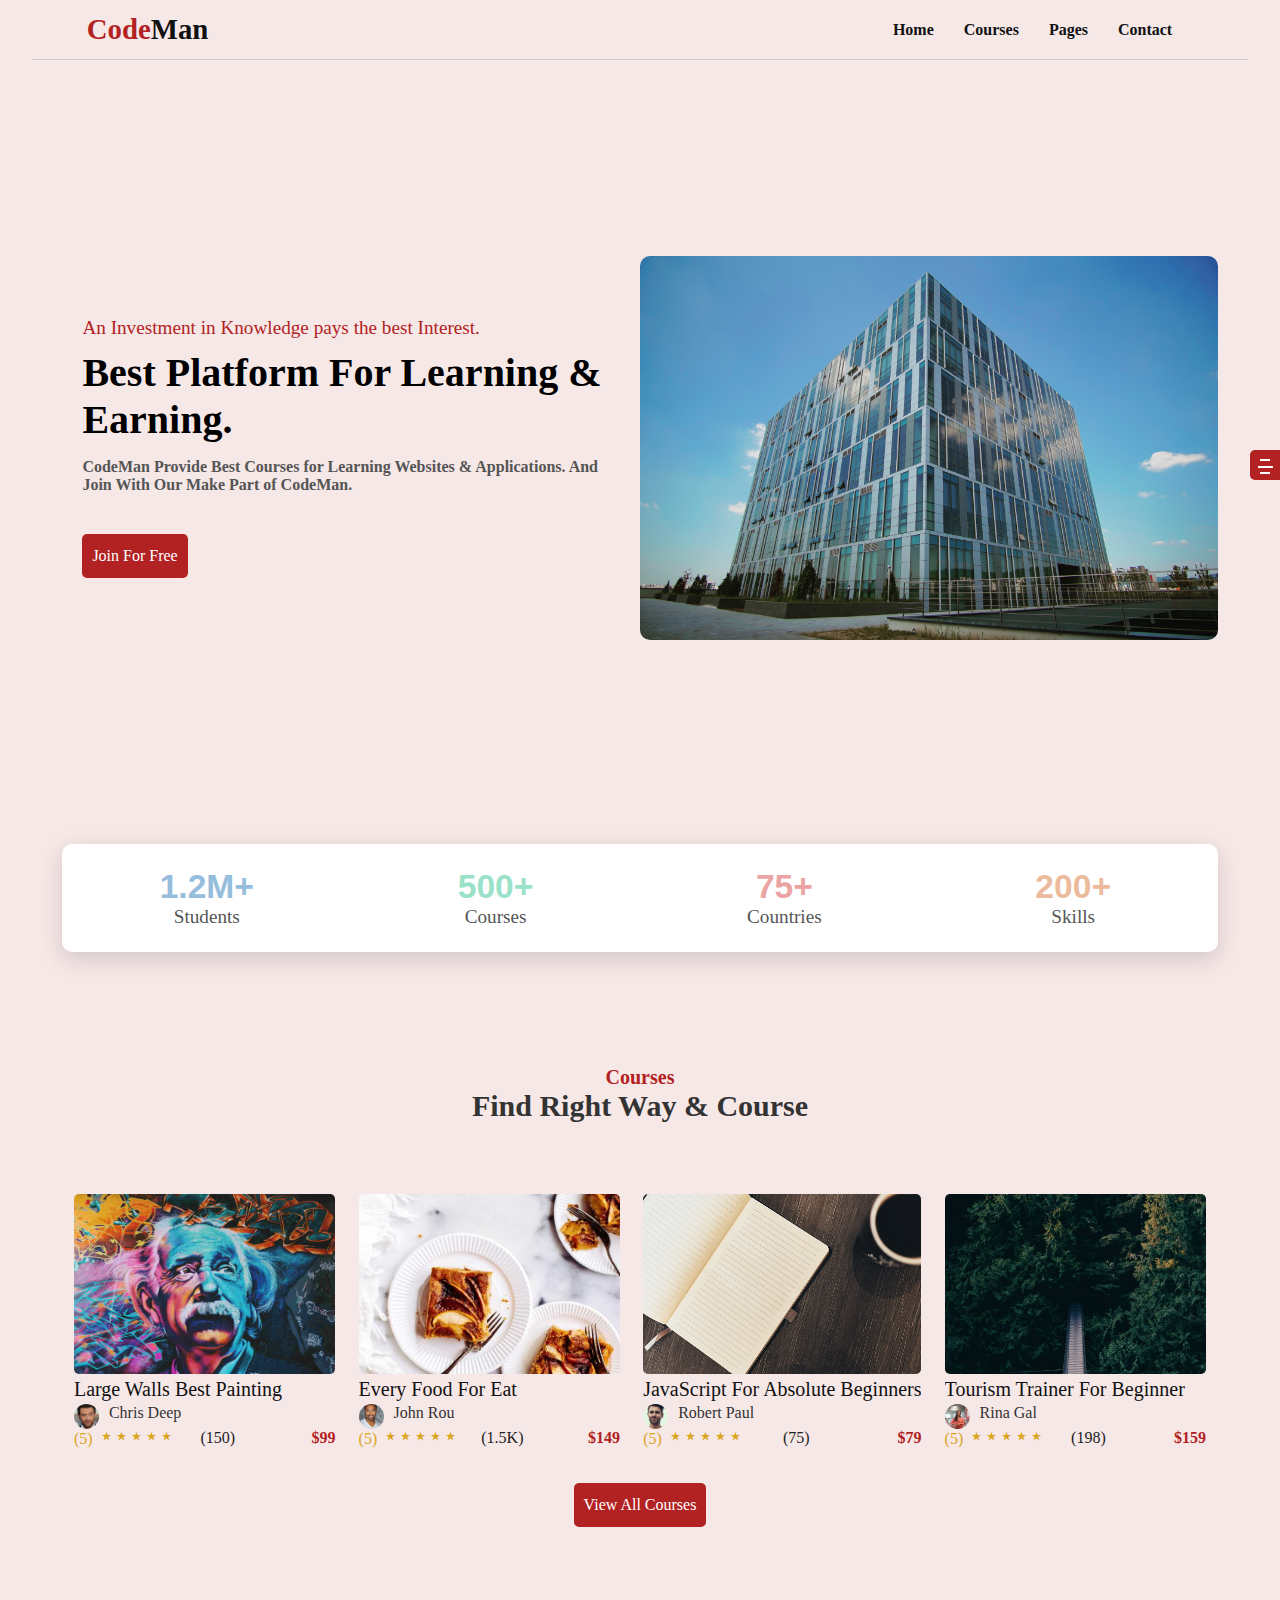
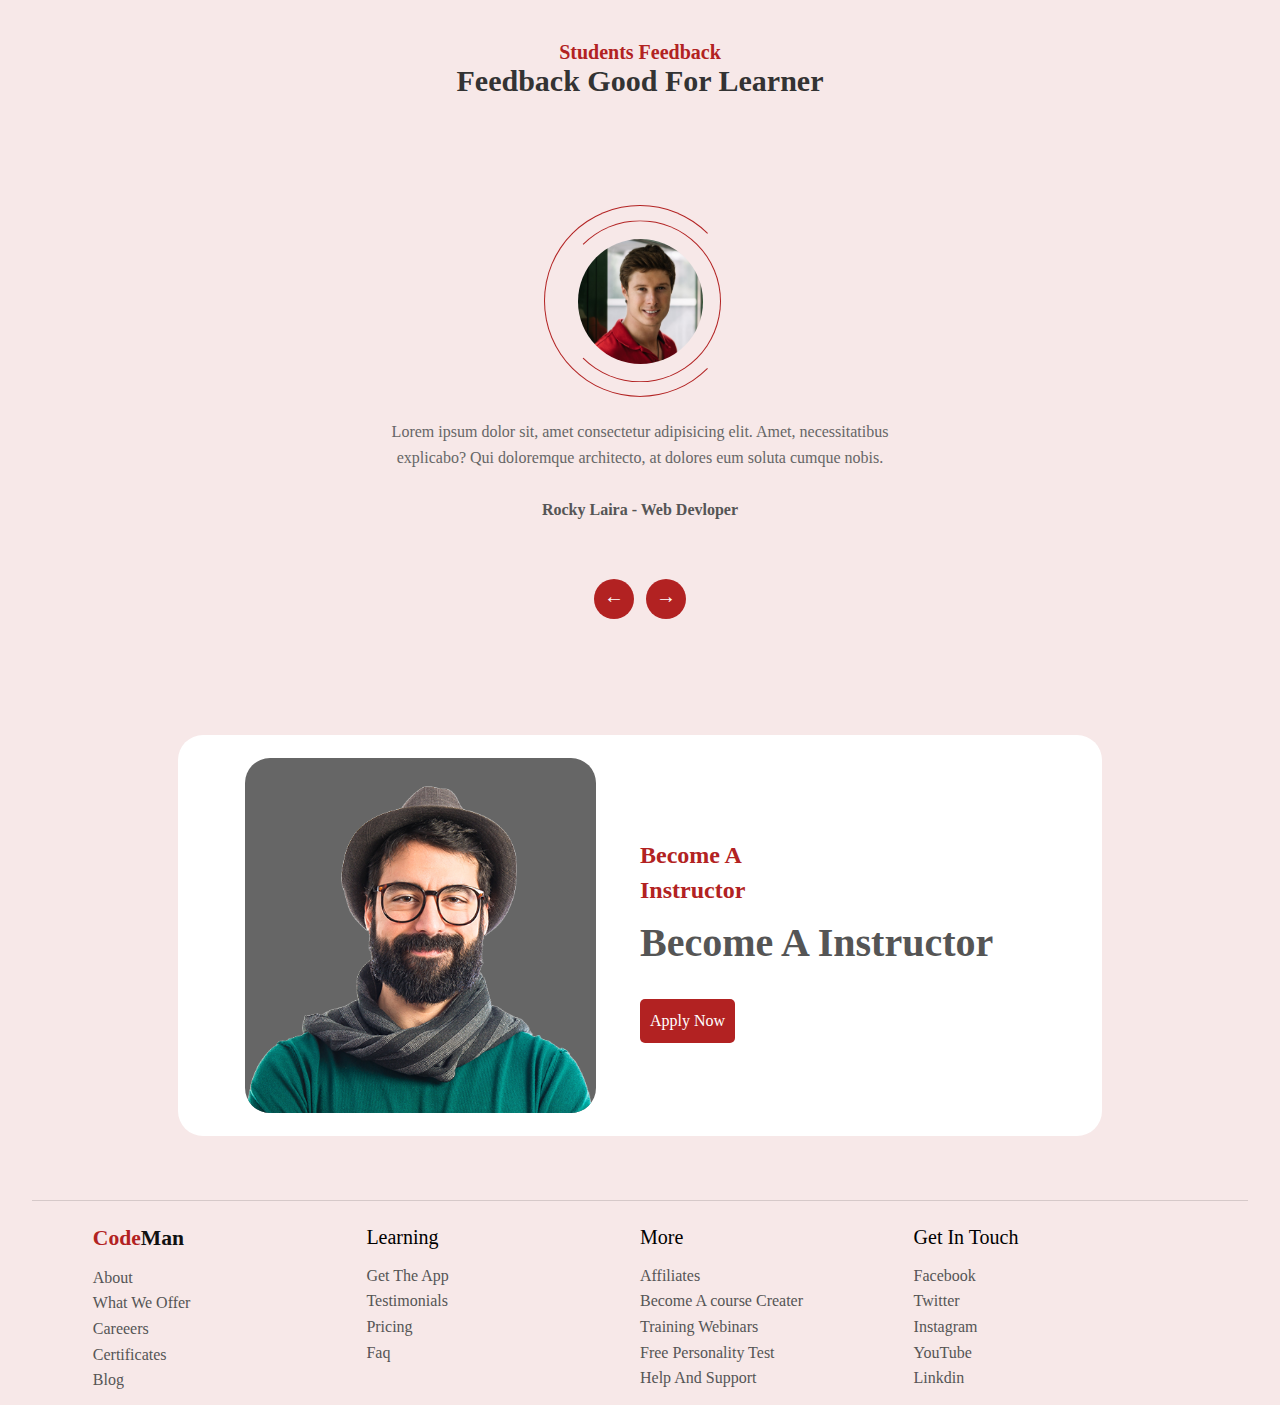
<file: index.html>
<!DOCTYPE html>
<html lang="en">
<head>
    <meta charset="UTF-8">
    <meta http-equiv="X-UA-Compatible" content="IE=edge">
    <meta name="viewport" content="width=device-width, initial-scale=1.0">
    <title>Infinity CodeMan</title>
    <link rel="stylesheet" href="style.css">
    <!-- color css files -->
    <link rel="stylesheet" href="./css/color-1.css" title="Pink   color-1 #d93459" class="altenate-style">
    <link rel="stylesheet" href="./css/color-2.css" title="Yellow color-2 #ec9412" class="altenate-style" disabled>
    <link rel="stylesheet" href="./css/color-3.css" title="Green  color-3 #1fc586" class="altenate-style" disabled>
    <link rel="stylesheet" href="./css/color-4.css" title="Blue   color-4 #2eb1ed" class="altenate-style" disabled>
    <link rel="stylesheet" href="./css/color-5.css" title="Red    color-5 #cc3a3b" class="altenate-style" disabled>

</head>
<body>

    <section class="customizer">
        <div class="themeCus">
            <div class="style_switcher_icon">
                <div></div><div></div><div></div>
            </div>
            <div class="style_switcher_menu">
                <div class="style_menu">
                    <div class="styleBx">
                        <h2>Theme Customizer</h2>
                    </div>
                    <div class="styleBx">
                        <h2>Theme Colors</h2>
                        <div class="colorbox">
                            <div class="color color-1" onclick="setActiveStyle('Pink   color-1 #d93459')"></div>
                            <div class="color color-2" onclick="setActiveStyle('Yellow color-2 #ec9412')"></div>
                            <div class="color color-3" onclick="setActiveStyle('Green  color-3 #1fc586')"></div>
                            <div class="color color-4" onclick="setActiveStyle('Blue   color-4 #2eb1ed')"></div>
                            <div class="color color-5" onclick="setActiveStyle('Red    color-5 #cc3a3b')"></div>
                        </div>
                    </div>
                    <div class="styleBx">
                        <div class="theme box">
                            <div class="toggle light" id="toggledark">
                                <div class="mode"></div>
                            </div>
                            <h3>Dark Mode</h3>
                        </div>
                    </div>
                    <div class="styleBx">
                        <div class="theme box">
                            <div class="toggle steel" id="togglesteel">
                                <div class="mode"></div>
                            </div>
                            <h3>Glass Mode</h3>
                        </div>
                    </div>
                </div>
            </div>
        </div>
    </section>

    <!-- effect -->
    <div class="CirclesEffect">
        <div class="CircleEffect"></div>
        <div class="CircleEffect"></div>
    </div>

    <div class="main">
        
        <!-- header section -->
        <header class="header">
            <div class="header_container">
                <div class="row">
                    <div class="logo">
                        <span class="code">Code</span>
                        <span class="man">Man</span>
                    </div>
                    <div class="menu">
                        <ul>
                            <li><a>Home</a></li>
                            <li><a>Courses</a>
                                <ul>
                                    <li><a href="./courses.html">Courses</a></li>
                                    <li><a href="./courseDetail.html">Course Detail</a></li>
                                </ul>
                            </li>
                            <li><a>Pages</a>
                                <ul>
                                    <li><a href="./login.html">Log In</a></li>
                                    <li><a href="./signup.html">Sign Up</a></li>
                                </ul>
                            </li>
                            <li><a href="./contact.html">Contact</a></li>
                        </ul>
                    </div>
                </div>
            </div>
        </header>
        
        <div class="container">
            
            <!-- home section -->
            <section class="homeSec section" id="home">
                <div class="box">
                    <div class="home_text">
                        <p>An Investment in Knowledge pays the best Interest.</p>
                        <h1>Best Platform For Learning & Earning.</h1>
                        <h4>CodeMan Provide Best Courses for Learning Websites & Applications. And Join With Our Make Part of CodeMan.</h4>
                        <a href="#course" class="btn">Join for Free</a>
                    </div>
                    <div class="home_img">
                        <div class="img_box img">
                            <img src="./Img/bg.jpg">
                        </div>
                    </div>
                </div>
                <div class="box">
                    <div class="count box shadow">
                        <div class="counting">
                            <div class="count_number">1.2M+</div>
                            <div class="count_title">Students</div>
                        </div>
                        <div class="counting">
                            <div class="count_number">500+</div>
                            <div class="count_title">Courses</div>
                        </div>
                        <div class="counting">
                            <div class="count_number">75+</div>
                            <div class="count_title">Countries</div>
                        </div>
                        <div class="counting">
                            <div class="count_number">200+</div>
                            <div class="count_title">Skills</div>
                        </div>
                    </div>
                </div>
            </section>
            
            <!-- course section -->
            <section class="courseSec section" id="course">
                <div class="section_title">
                    <h2 data_heading="Courses">Find Right Way & Course</h2>
                </div>
                <div class="box course_div">
                    <!-- 01 -->
                    <div class="course_deBx">
                        <div class="course_img">
                            <img class="img" src="./Img/A.jpg">
                        </div>
                        <div class="course_name">
                            <p>Large Walls Best Painting</p>
                        </div>
                        <div class="course_provider box">
                            <div class="provider_img">
                                <img class="img" src="./Img/People/01.jpg">
                            </div>
                            <div class="provider_name">
                                <p>Chris Deep</p>
                            </div>
                        </div>
                        <div class="course_review box">
                            <div class="stars">
                                <div class="star_nu" title="Rate/Stars of Course">(<span id="course_star">5</span>)<span class="star_icon"> ⋆⋆⋆⋆⋆</span></div>
                            </div>
                            <div class="students">
                                <div class="stu_nu" title="Students">(<span>150</span>)</div>
                            </div>
                            <div class="fees">
                                <div class="fees_nu" title="Fees">$<span>99</span></div>
                            </div>
                        </div>
                    </div>
                    <!-- 02 -->
                    <div class="course_deBx">
                        <div class="course_img">
                            <img class="img" src="./Img/B.jpg">
                        </div>
                        <div class="course_name">
                            <p>Every Food for Eat</p>
                        </div>
                        <div class="course_provider box">
                            <div class="provider_img">
                                <img class="img" src="./Img/People/02.jpg">
                            </div>
                            <div class="provider_name">
                                <p>John Rou</p>
                            </div>
                        </div>
                        <div class="course_review box">
                            <div class="stars">
                                <div class="star_nu" title="Rate/Stars of Course">(<span id="course_star">5</span>)<span class="star_icon"> ⋆⋆⋆⋆⋆</span></div>
                            </div>
                            <div class="students">
                                <div class="stu_nu" title="Students">(<span>1.5K</span>)</div>
                            </div>
                            <div class="fees">
                                <div class="fees_nu" title="Fees">$<span>149</span></div>
                            </div>
                        </div>
                    </div>
                    <!-- 03 -->
                    <div class="course_deBx">
                        <div class="course_img">
                            <img class="img" src="./Img/C.jpg">
                        </div>
                        <div class="course_name">
                            <p>JavaScript for Absolute Beginners</p>
                        </div>
                        <div class="course_provider box">
                            <div class="provider_img">
                                <img class="img" src="./Img/People/03.jpg">
                            </div>
                            <div class="provider_name">
                                <p>Robert Paul</p>
                            </div>
                        </div>
                        <div class="course_review box">
                            <div class="stars">
                                <div class="star_nu" title="Rate/Stars of Course">(<span id="course_star">5</span>)<span class="star_icon"> ⋆⋆⋆⋆⋆</span></div>
                            </div>
                            <div class="students">
                                <div class="stu_nu" title="Students">(<span>75</span>)</div>
                            </div>
                            <div class="fees">
                                <div class="fees_nu" title="Fees">$<span>79</span></div>
                            </div>
                        </div>
                    </div>
                    <!-- 04 -->
                    <div class="course_deBx">
                        <div class="course_img">
                            <img class="img" src="./Img/D.jpg">
                        </div>
                        <div class="course_name">
                            <p>Tourism Trainer for Beginner</p>
                        </div>
                        <div class="course_provider box">
                            <div class="provider_img">
                                <img class="img" src="./Img/People/04.jpg">
                            </div>
                            <div class="provider_name">
                                <p>Rina Gal</p>
                            </div>
                        </div>
                        <div class="course_review box">
                            <div class="stars">
                                <div class="star_nu" title="Rate/Stars of Course">(<span id="course_star">5</span>)<span class="star_icon"> ⋆⋆⋆⋆⋆</span></div>
                            </div>
                            <div class="students">
                                <div class="stu_nu" title="Students">(<span>198</span>)</div>
                            </div>
                            <div class="fees">
                                <div class="fees_nu" title="Fees">$<span>159</span></div>
                            </div>
                        </div>
                    </div>                    
                </div>
                <div class="box middle">
                    <a href="./courses.html" class="btn">View all Courses</a>
                </div>
            </section>

            <!-- feedback section -->
            <section class="feedbackSec section" id="feedback">
                <div class="section_title">
                    <h2 data_heading="Students Feedback">Feedback Good for Learner</h2>
                </div>
                <div class="box feedback_div">
                    <div class="testi_box">
                        <div class="testi_slider">
                            <div class="testi_item_effect"></div>
                            <div class="testi_slider_container">
                                <!-- 01 -->
                                <div class="testi_item active">
                                    <img class="img" src="./Img/People/05.jpg">
                                    <p>Lorem ipsum dolor sit, amet consectetur adipisicing elit. Amet, necessitatibus explicabo? Qui doloremque architecto, at dolores eum soluta cumque nobis.</p>
                                    <span>Rocky Laira - Web Devloper</span>
                                </div>
                                <!-- 02 -->
                                <div class="testi_item">
                                    <img class="img" src="./Img/People/06.jpg">
                                    <p>Lorem ipsum dolor sit, amet consectetur adipisicing elit. Amet, necessitatibus explicabo? Qui doloremque architecto, at dolores eum soluta cumque nobis.</p>
                                    <span>Otilia Paul - Tourister</span>
                                </div>
                                <!-- 03 -->
                                <div class="testi_item">
                                    <img class="img" src="./Img/People/07.jpg">
                                    <p>Lorem ipsum dolor sit, amet consectetur adipisicing elit. Amet, necessitatibus explicabo? Qui doloremque architecto, at dolores eum soluta cumque nobis.</p>
                                    <span>Chris Hems - Master Saif</span>
                                </div>
                                <!-- 04 -->
                                <div class="testi_item">
                                    <img class="img" src="./Img/People/08.jpg">
                                    <p>Lorem ipsum dolor sit, amet consectetur adipisicing elit. Amet, necessitatibus explicabo? Qui doloremque architecto, at dolores eum soluta cumque nobis.</p>
                                    <span>Olivia Willson - Script Writer</span>
                                </div>
                            </div>
                        </div>
                        <div class="testi_slider_nav">
                            <span class="prev">&larr;</span>
                            <span class="next">&rarr;</span>
                        </div>
                    </div>
                </div>
                <div class="box middle">
                    <div class="instructor box">
                        <div class="instru_img">
                            <img class="img" src="./Img/Man.png">
                        </div>
                        <div class="instru_text">
                            <h3>Become A Instructor</h3>
                            <h1>Become A Instructor</h1>
                            <a href="./contact.html" class="btn">Apply now</a>
                        </div>
                    </div>
                </div>
            </section>

        </div>

        <!-- footer section -->
        <footer class="footer">
            <div class="footer_container">
                <div class="row box">
                    <div class="context">
                        <h1><span class="code">Code</span><span class="man">Man</span></h1>
                        <div class="context_text">
                            <p>About</p>
                            <p>What We Offer</p>
                            <p>Careeers</p>
                            <p>Certificates</p>
                            <p>Blog</p>
                        </div>
                    </div>
                    <div class="context">
                        <h1>Learning</h1>
                        <div class="context_text">
                            <p>Get The App</p>
                            <p>Testimonials</p>
                            <p>Pricing</p>
                            <p>Faq</p>
                        </div>
                    </div>
                    <div class="context">
                        <h1>More</h1>
                        <div class="context_text">
                            <p>Affiliates</p>
                            <p>Become A course Creater</p>
                            <p>Training Webinars</p>
                            <p>Free Personality Test</p>
                            <p>Help And Support</p>
                        </div>
                    </div>
                    <div class="context">
                        <h1>Get In Touch</h1>
                        <div class="context_text">
                            <p>Facebook</p>
                            <p>Twitter</p>
                            <p>Instagram</p>
                            <p>YouTube</p>
                            <p>Linkdin</p>
                        </div>
                    </div>
                </div>
            </div>
        </footer>
    </div>    

    <script src="./theme.js"></script>
    <script>
        // testimonial slider----------
        (() => {

        const sliderContainer = document.querySelector(".testi_slider_container"),
        slides = sliderContainer.querySelectorAll(".testi_item"),
        slideWidth = sliderContainer.offsetWidth,
        prevBtn = document.querySelector(".testi_slider_nav .prev"),
        nextBtn = document.querySelector(".testi_slider_nav .next"),
        activeSlide = sliderContainer.querySelector(".testi_item.active");
        let slideIndex = Array.from(activeSlide.parentElement.children).indexOf(activeSlide);

        // set width of all sliders
        slides.forEach((slide) => {
            slide.style.width = slideWidth + "px";
        })
        // set width of sliderContainer
        sliderContainer.style.width = slideWidth * slides.length + "px";

        nextBtn.addEventListener('click', () => {
            if(slideIndex === slides.length - 1){
                slideIndex = 0;
            }
            else{
                slideIndex++;
            }
            slider();
        })

        prevBtn.addEventListener('click', () => {
            if(slideIndex === 0){
                slideIndex = slides.length - 1;
            }
            else{
                slideIndex--;
            }
            slider();
        })

        function slider(){
            // deactivate existing active
            sliderContainer.querySelector(".testi_item.active").classList.remove("active");
            // activate new slide
            slides[slideIndex].classList.add("active");
            sliderContainer.style.marginLeft = - (slideWidth * slideIndex) + "px";
        }
        slider();

        })();
    </script>
</body>
</html>
</file>
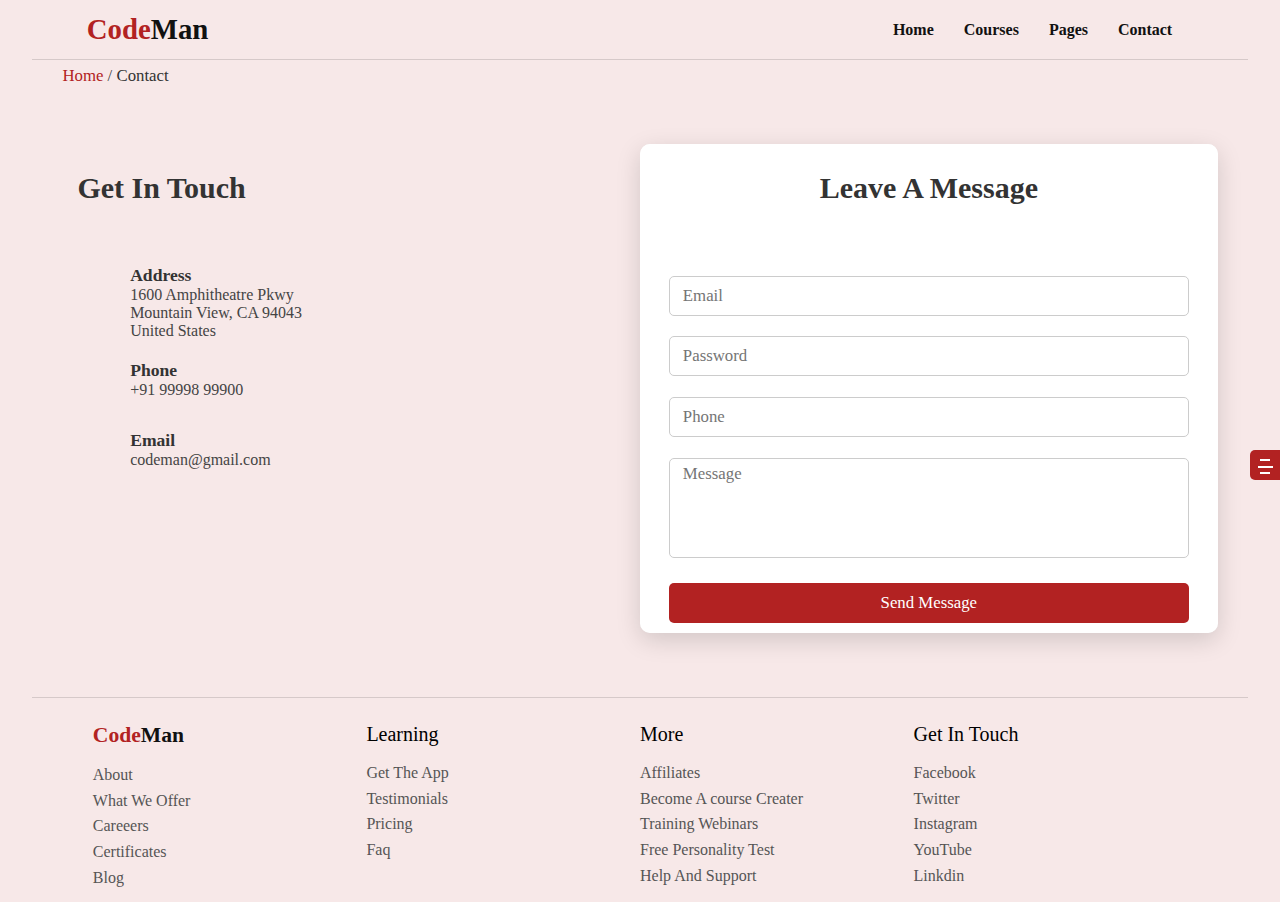
<file: contact.html>
<!DOCTYPE html>
<html lang="en">
<head>
    <meta charset="UTF-8">
    <meta http-equiv="X-UA-Compatible" content="IE=edge">
    <meta name="viewport" content="width=device-width, initial-scale=1.0">
    <title>Infinity CodeMan</title>
    <link rel="stylesheet" href="style.css">
    <!-- color css files -->
    <link rel="stylesheet" href="./css/color-1.css" title="Pink   color-1 #d93459" class="altenate-style">
    <link rel="stylesheet" href="./css/color-2.css" title="Yellow color-2 #ec9412" class="altenate-style" disabled>
    <link rel="stylesheet" href="./css/color-3.css" title="Green  color-3 #1fc586" class="altenate-style" disabled>
    <link rel="stylesheet" href="./css/color-4.css" title="Blue   color-4 #2eb1ed" class="altenate-style" disabled>
    <link rel="stylesheet" href="./css/color-5.css" title="Red    color-5 #cc3a3b" class="altenate-style" disabled>
</head>
<body>

    <section class="customizer">
        <div class="themeCus">
            <div class="style_switcher_icon">
                <div></div><div></div><div></div>
            </div>
            <div class="style_switcher_menu">
                <div class="style_menu">
                    <div class="styleBx">
                        <h2>Theme Customizer</h2>
                    </div>
                    <div class="styleBx">
                        <h2>Theme Colors</h2>
                        <div class="colorbox">
                            <div class="color color-1" onclick="setActiveStyle('Pink   color-1 #d93459')"></div>
                            <div class="color color-2" onclick="setActiveStyle('Yellow color-2 #ec9412')"></div>
                            <div class="color color-3" onclick="setActiveStyle('Green  color-3 #1fc586')"></div>
                            <div class="color color-4" onclick="setActiveStyle('Blue   color-4 #2eb1ed')"></div>
                            <div class="color color-5" onclick="setActiveStyle('Red    color-5 #cc3a3b')"></div>
                        </div>
                    </div>
                    <div class="styleBx">
                        <div class="theme box">
                            <div class="toggle light" id="toggledark">
                                <div class="mode"></div>
                            </div>
                            <h3>Dark Mode</h3>
                        </div>
                    </div>
                    <div class="styleBx">
                        <div class="theme box">
                            <div class="toggle steel" id="togglesteel">
                                <div class="mode"></div>
                            </div>
                            <h3>Glass Mode</h3>
                        </div>
                    </div>
                </div>
            </div>
        </div>
    </section>

    <!-- effect -->
    <div class="CirclesEffect">
        <div class="CircleEffect"></div>
        <div class="CircleEffect"></div>
    </div>

    <div class="main">
        
        <!-- header section -->
        <header class="header">
            <div class="header_container">
                <div class="row">
                    <div class="logo">
                        <span class="code">Code</span>
                        <span class="man">Man</span>
                    </div>
                    <div class="menu">
                        <ul>
                            <li><a href="./index.html">Home</a></li>
                            <li><a>Courses</a>
                                <ul>
                                    <li><a href="./courses.html">Courses</a></li>
                                    <li><a href="./courseDetail.html">Course Detail</a></li>
                                </ul>
                            </li>
                            <li><a>Pages</a>
                                <ul>
                                    <li><a href="./login.html">Log In</a></li>
                                    <li><a href="./signup.html">Sign Up</a></li>
                                </ul>
                            </li>
                            <li><a>Contact</a></li>
                        </ul>
                    </div>
                </div>
            </div>
        </header>
        
        <div class="container">
            <div class="section_container">
                <a href="./index.html" class="skin">Home</a>
                <span>/</span>
                <a>Contact</a>
            </div>
            
            <!-- contact section -->
            <section class="contactSec section box" id="contact">
                <div class="address">
                    <div class="section_title left">
                        <h2 data_heading="">Get In Touch</h2>
                    </div>
                    <div class="address_div">
                        <ul class="info">
                            <li>
                                <span><i class="fad fa-map-marker-alt"></i></span>
                                <div class="box">
                                    <h2>Address</h2>
                                    <span>
                                        1600 Amphitheatre Pkwy <br>
                                        Mountain View, CA 94043 <br>
                                        United States
                                    </span>
                                </div>
                            </li>
                            <li>
                                <span><i class="fad fa-phone-alt"></i></span>
                                <div class="box">
                                    <h2>Phone</h2>
                                    <span>+91 99998 99900</span>
                                </div>
                            </li>
                            <li>
                                <span><i class="fad fa-envelope"></i></span>
                                <div class="box">
                                    <h2>Email</h2>
                                    <span>codeman@gmail.com</span>
                                </div>
                            </li>
                        </ul>
                    </div>
                </div>
                <div class="message">
                    <div class="message shadow">
                        <div class="section_title">
                            <h2 data_heading="">Leave a Message</h2>
                        </div>
                        <div class="message_div">
                            <input type="email" placeholder="Email">
                            <input type="password" placeholder="Password">
                            <input type="tel" placeholder="Phone">
                            <textarea class="sms" placeholder="Message"></textarea>
                            <input type="button" value="Send Message">
                        </div>
                    </div>
                </div>
            </section>

        </div>

        <!-- footer section -->
        <footer class="footer">
            <div class="footer_container">
                <div class="row box">
                    <div class="context">
                        <h1><span class="code">Code</span><span class="man">Man</span></h1>
                        <div class="context_text">
                            <p>About</p>
                            <p>What We Offer</p>
                            <p>Careeers</p>
                            <p>Certificates</p>
                            <p>Blog</p>
                        </div>
                    </div>
                    <div class="context">
                        <h1>Learning</h1>
                        <div class="context_text">
                            <p>Get The App</p>
                            <p>Testimonials</p>
                            <p>Pricing</p>
                            <p>Faq</p>
                        </div>
                    </div>
                    <div class="context">
                        <h1>More</h1>
                        <div class="context_text">
                            <p>Affiliates</p>
                            <p>Become A course Creater</p>
                            <p>Training Webinars</p>
                            <p>Free Personality Test</p>
                            <p>Help And Support</p>
                        </div>
                    </div>
                    <div class="context">
                        <h1>Get In Touch</h1>
                        <div class="context_text">
                            <p>Facebook</p>
                            <p>Twitter</p>
                            <p>Instagram</p>
                            <p>YouTube</p>
                            <p>Linkdin</p>
                        </div>
                    </div>
                </div>
            </div>
        </footer>
    </div>

    <script src="./theme.js"></script>

</body>
</html>
</file>
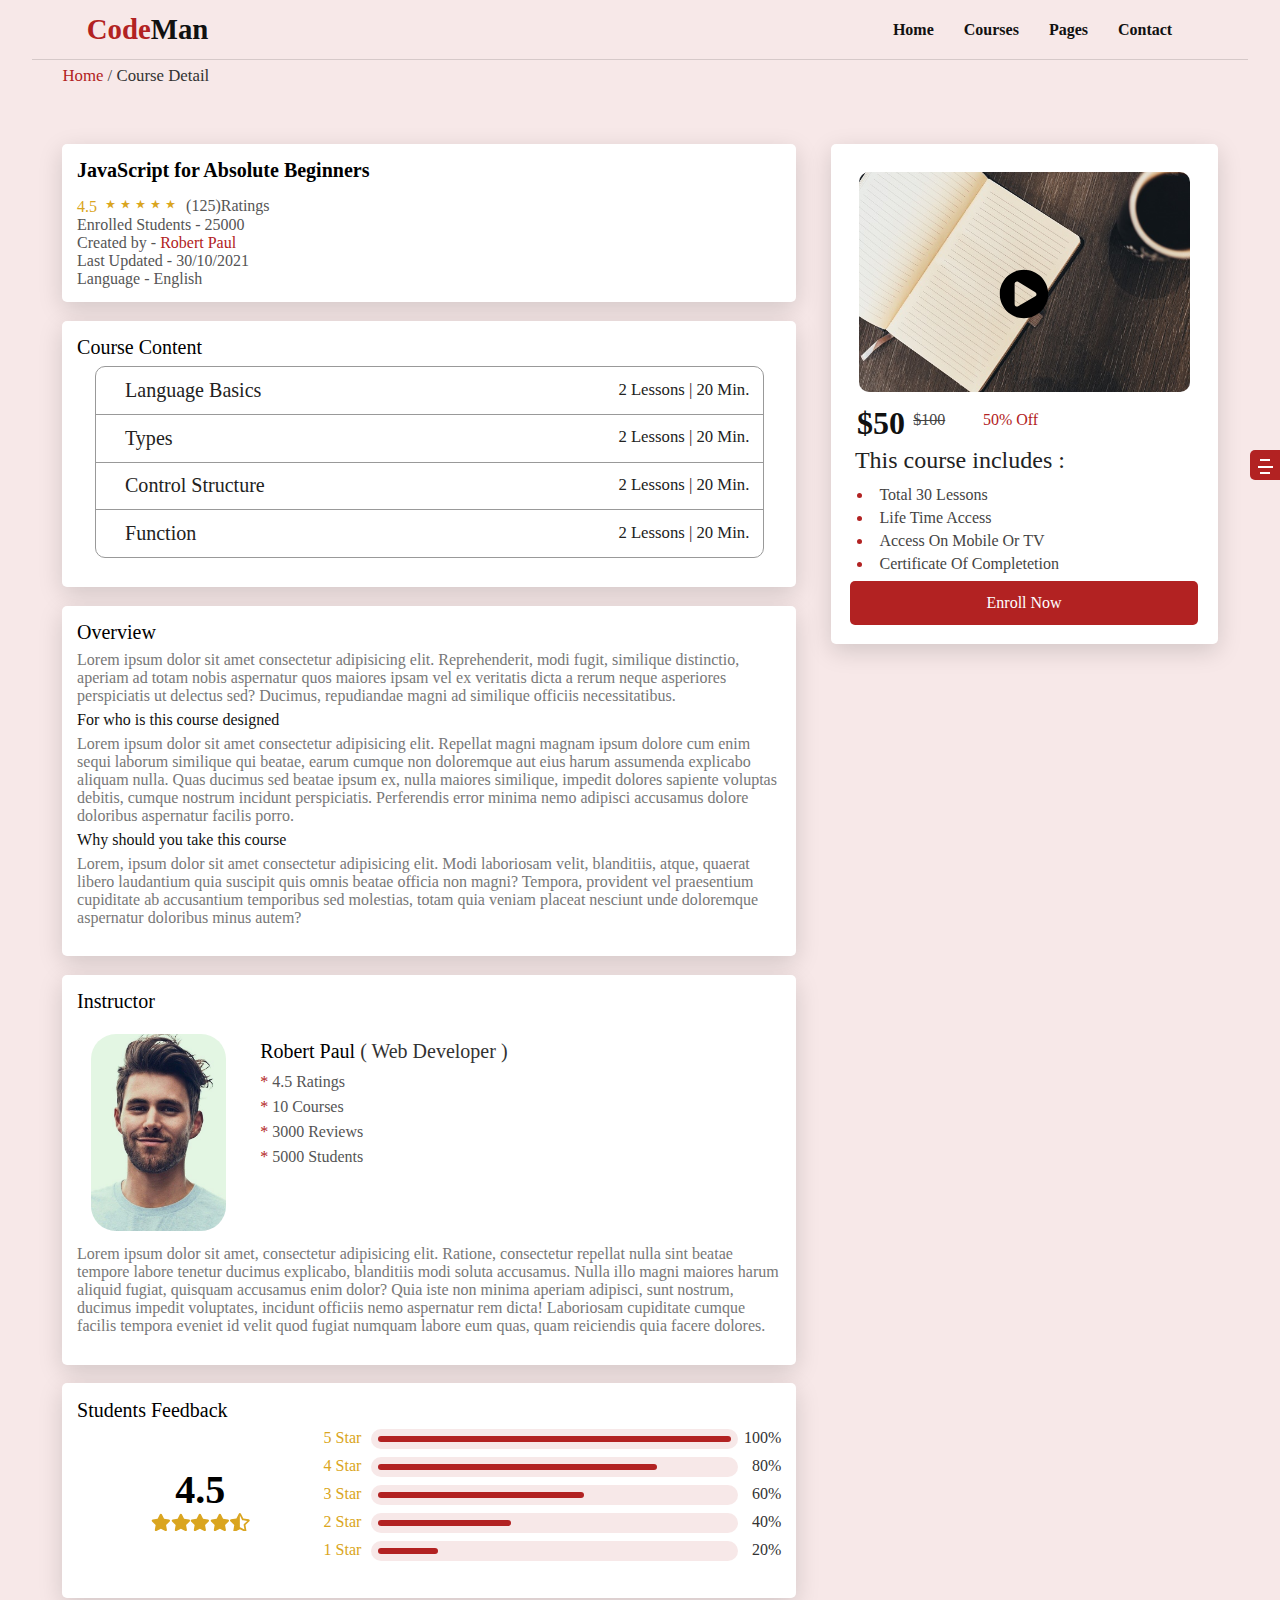
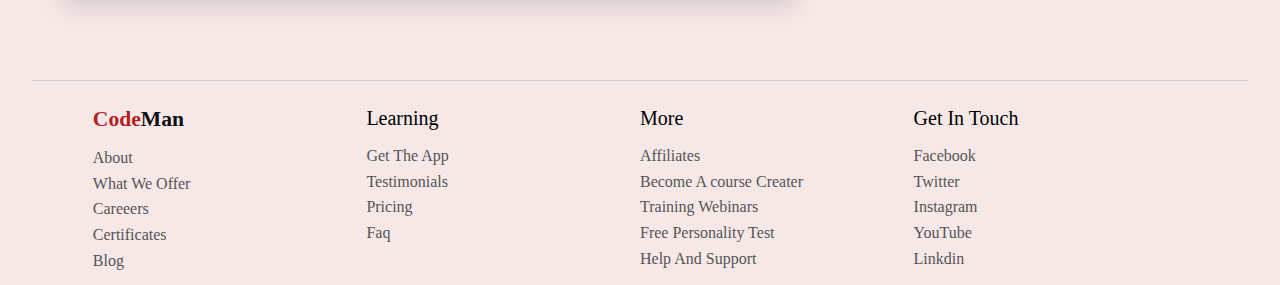
<file: courseDetail.html>
<!DOCTYPE html>
<html lang="en">
<head>
    <meta charset="UTF-8">
    <meta http-equiv="X-UA-Compatible" content="IE=edge">
    <meta name="viewport" content="width=device-width, initial-scale=1.0">
    <title>Infinity CodeMan</title>
    <link rel="stylesheet" href="style.css">
    <!-- color css files -->
    <link rel="stylesheet" href="./css/color-1.css" title="Pink   color-1 #d93459" class="altenate-style">
    <link rel="stylesheet" href="./css/color-2.css" title="Yellow color-2 #ec9412" class="altenate-style" disabled>
    <link rel="stylesheet" href="./css/color-3.css" title="Green  color-3 #1fc586" class="altenate-style" disabled>
    <link rel="stylesheet" href="./css/color-4.css" title="Blue   color-4 #2eb1ed" class="altenate-style" disabled>
    <link rel="stylesheet" href="./css/color-5.css" title="Red    color-5 #cc3a3b" class="altenate-style" disabled>
</head>
<body>

    <section class="customizer">
        <div class="themeCus">
            <div class="style_switcher_icon">
                <div></div><div></div><div></div>
            </div>
            <div class="style_switcher_menu">
                <div class="style_menu">
                    <div class="styleBx">
                        <h2>Theme Customizer</h2>
                    </div>
                    <div class="styleBx">
                        <h2>Theme Colors</h2>
                        <div class="colorbox">
                            <div class="color color-1" onclick="setActiveStyle('Pink   color-1 #d93459')"></div>
                            <div class="color color-2" onclick="setActiveStyle('Yellow color-2 #ec9412')"></div>
                            <div class="color color-3" onclick="setActiveStyle('Green  color-3 #1fc586')"></div>
                            <div class="color color-4" onclick="setActiveStyle('Blue   color-4 #2eb1ed')"></div>
                            <div class="color color-5" onclick="setActiveStyle('Red    color-5 #cc3a3b')"></div>
                        </div>
                    </div>
                    <div class="styleBx">
                        <div class="theme box">
                            <div class="toggle light" id="toggledark">
                                <div class="mode"></div>
                            </div>
                            <h3>Dark Mode</h3>
                        </div>
                    </div>
                    <div class="styleBx">
                        <div class="theme box">
                            <div class="toggle steel" id="togglesteel">
                                <div class="mode"></div>
                            </div>
                            <h3>Glass Mode</h3>
                        </div>
                    </div>
                </div>
            </div>
        </div>
    </section>

    <!-- effect -->
    <div class="CirclesEffect">
        <div class="CircleEffect"></div>
        <div class="CircleEffect"></div>
    </div>

    <div class="main">

        <!-- header section -->
        <header class="header">
            <div class="header_container">
                <div class="row">
                    <div class="logo">
                        <span class="code">Code</span>
                        <span class="man">Man</span>
                    </div>
                    <div class="menu">
                        <ul>
                            <li><a href="./index.html">Home</a></li>
                            <li><a>Courses</a>
                                <ul>
                                    <li><a href="./courses.html">Courses</a></li>
                                    <li><a>Course Detail</a></li>
                                </ul>
                            </li>
                            <li><a>Pages</a>
                                <ul>
                                    <li><a href="./login.html">Log In</a></li>
                                    <li><a href="./signup.html">Sign Up</a></li>
                                </ul>
                            </li>
                            <li><a href="./contact.html">Contact</a></li>
                        </ul>
                    </div>
                </div>
            </div>
        </header>

        <div class="container">
            <div class="section_container">
                <a href="./index.html" class="skin">Home</a>
                <span>/</span>
                <a>Course Detail</a>
            </div>

            <!-- course Detail section -->
            <section class="courseDetailSec section box" id="courseDetail">
                <div class="courseDeLeft">
                    <div class="courseName">
                        <div class="course_title left">
                            <h2 data_heading="">JavaScript for Absolute Beginners</h2>
                        </div>
                        <div class="stars box">
                            <div class="star_nu" title="Rate/Stars of Course"><span id="course_star">4.5</span><span class="star_icon"> ⋆⋆⋆⋆⋆</span></div>&nbsp;&nbsp;
                            <div class="rating">(<span>125</span>)Ratings</div>
                        </div>
                        <div class="course_detail">
                            <p>Enrolled Students - 25000</p>
                            <p>Created by - <a href="#instructor" class="skin">Robert Paul</a></p>
                            <p>Last Updated - 30/10/2021</p>
                            <p>Language - English</p>
                        </div>
                    </div>
                    <div class="courseContent">
                        <p class="title">Course Content</p>
                        <div class="accordion">
                            <div class="tab">
                                <div class="label">
                                    <span class="icon"></span>
                                    <span class="name">Language Basics</span>
                                    <span class="ltime">2 Lessons | 20 Min.</span>
                                </div>
                                <div class="content">
                                    <li class="mark">Lexical Structure<span class="time">06:00</span></li>
                                    <li class="mark">Values<span class="time">06:00</span></li>
                                    <li class="mark">Types<span class="time">06:00</span></li>
                                    <li class="mark">Variables<span class="time">06:00</span></li>
                                </div>
                            </div>
                            <div class="tab">
                                <div class="label">
                                    <span class="icon"></span>
                                    <span class="name">Types</span>
                                    <span class="ltime">2 Lessons | 20 Min.</span>
                                </div>
                                <div class="content">
                                    <li class="mark">Strings<span class="time">06:00</span></li>
                                    <li class="mark">Booleans<span class="time">06:00</span></li>
                                    <li class="mark">Null and Undefined<span class="time">06:00</span></li>
                                </div>
                            </div>
                            <div class="tab">
                                <div class="label">
                                    <span class="icon"></span>
                                    <span class="name">Control Structure</span>
                                    <span class="ltime">2 Lessons | 20 Min.</span>
                                </div>
                                <div class="content">
                                    <li class="mark">If / Else<span class="time">06:00</span></li>
                                    <li class="mark">Switch<span class="time">06:00</span></li>
                                    <li class="mark">Loops<span class="time">06:00</span></li>
                                </div>
                            </div>
                            <div class="tab">
                                <div class="label">
                                    <span class="icon"></span>
                                    <span class="name">Function</span>
                                    <span class="ltime">2 Lessons | 20 Min.</span>
                                </div>
                                <div class="content">
                                    <li class="mark">Arrow Function<span class="time">06:00</span></li>
                                    <li class="mark">Parameters<span class="time">06:00</span></li>
                                    <li class="mark">Return Value<span class="time">06:00</span></li>
                                </div>
                            </div>
                        </div>
                    </div>
                    <div class="courseOverview">
                        <p class="title">Overview</p>
                        <p>Lorem ipsum dolor sit amet consectetur adipisicing elit. Reprehenderit, modi fugit, similique
                            distinctio, aperiam ad totam nobis aspernatur quos maiores ipsam vel ex veritatis dicta a
                            rerum neque asperiores perspiciatis ut delectus sed? Ducimus, repudiandae magni ad similique
                            officiis necessitatibus.</p>
                        <span>For who is this course designed</span>
                        <p>Lorem ipsum dolor sit amet consectetur adipisicing elit. Repellat magni magnam ipsum dolore
                            cum enim sequi laborum similique qui beatae, earum cumque non doloremque aut eius harum
                            assumenda explicabo aliquam nulla. Quas ducimus sed beatae ipsum ex, nulla maiores
                            similique, impedit dolores sapiente voluptas debitis, cumque nostrum incidunt perspiciatis.
                            Perferendis error minima nemo adipisci accusamus dolore doloribus aspernatur facilis porro.
                        </p>
                        <span>Why should you take this course</span>
                        <p>Lorem, ipsum dolor sit amet consectetur adipisicing elit. Modi laboriosam velit, blanditiis,
                            atque, quaerat libero laudantium quia suscipit quis omnis beatae officia non magni? Tempora,
                            provident vel praesentium cupiditate ab accusantium temporibus sed molestias, totam quia
                            veniam placeat nesciunt unde doloremque aspernatur doloribus minus autem?</p>
                    </div>
                    <div class="courseInstructor" id="instructor">
                        <p class="title">Instructor</p>
                        <div class="instructor box">
                            <div class="instructor_img">
                                <img class="img" src="./Img/People/03.jpg">
                            </div>
                            <div class="instructorInfo">
                                <p class="title">Robert Paul <span>( Web Developer )</span></p>
                                <p><span class="skin"> * </span>4.5 Ratings</p>
                                <p><span class="skin"> * </span>10 Courses</p>
                                <p><span class="skin"> * </span>3000 Reviews</p>
                                <p><span class="skin"> * </span>5000 Students</p>
                            </div>
                        </div>
                        <div class="instructorText">
                            <p>Lorem ipsum dolor sit amet, consectetur adipisicing elit. Ratione, consectetur repellat nulla sint beatae tempore labore tenetur ducimus explicabo, blanditiis modi soluta accusamus. Nulla illo magni maiores harum aliquid fugiat, quisquam accusamus enim dolor? Quia iste non minima aperiam adipisci, sunt nostrum, ducimus impedit voluptates, incidunt officiis nemo aspernatur rem dicta! Laboriosam cupiditate cumque facilis tempora eveniet id velit quod fugiat numquam labore eum quas, quam reiciendis quia facere dolores.</p>
                        </div>
                    </div>
                    <div class="studentRating">
                        <p class="title">Students Feedback</p>
                        <div class="studFeedback box">
                            <div class="ratingStar box middle">
                                <h1>4.5</h1>
                                <span class="stars box">
                                    <svg aria-hidden="true" focusable="false" data-prefix="fas" data-icon="star" class="svg-inline--fa fa-star fa-w-18" role="img" xmlns="http://www.w3.org/2000/svg" viewBox="0 0 576 512"><path fill="currentColor" d="M259.3 17.8L194 150.2 47.9 171.5c-26.2 3.8-36.7 36.1-17.7 54.6l105.7 103-25 145.5c-4.5 26.3 23.2 46 46.4 33.7L288 439.6l130.7 68.7c23.2 12.2 50.9-7.4 46.4-33.7l-25-145.5 105.7-103c19-18.5 8.5-50.8-17.7-54.6L382 150.2 316.7 17.8c-11.7-23.6-45.6-23.9-57.4 0z"></path></svg>
                                    <svg aria-hidden="true" focusable="false" data-prefix="fas" data-icon="star" class="svg-inline--fa fa-star fa-w-18" role="img" xmlns="http://www.w3.org/2000/svg" viewBox="0 0 576 512"><path fill="currentColor" d="M259.3 17.8L194 150.2 47.9 171.5c-26.2 3.8-36.7 36.1-17.7 54.6l105.7 103-25 145.5c-4.5 26.3 23.2 46 46.4 33.7L288 439.6l130.7 68.7c23.2 12.2 50.9-7.4 46.4-33.7l-25-145.5 105.7-103c19-18.5 8.5-50.8-17.7-54.6L382 150.2 316.7 17.8c-11.7-23.6-45.6-23.9-57.4 0z"></path></svg>
                                    <svg aria-hidden="true" focusable="false" data-prefix="fas" data-icon="star" class="svg-inline--fa fa-star fa-w-18" role="img" xmlns="http://www.w3.org/2000/svg" viewBox="0 0 576 512"><path fill="currentColor" d="M259.3 17.8L194 150.2 47.9 171.5c-26.2 3.8-36.7 36.1-17.7 54.6l105.7 103-25 145.5c-4.5 26.3 23.2 46 46.4 33.7L288 439.6l130.7 68.7c23.2 12.2 50.9-7.4 46.4-33.7l-25-145.5 105.7-103c19-18.5 8.5-50.8-17.7-54.6L382 150.2 316.7 17.8c-11.7-23.6-45.6-23.9-57.4 0z"></path></svg>
                                    <svg aria-hidden="true" focusable="false" data-prefix="fas" data-icon="star" class="svg-inline--fa fa-star fa-w-18" role="img" xmlns="http://www.w3.org/2000/svg" viewBox="0 0 576 512"><path fill="currentColor" d="M259.3 17.8L194 150.2 47.9 171.5c-26.2 3.8-36.7 36.1-17.7 54.6l105.7 103-25 145.5c-4.5 26.3 23.2 46 46.4 33.7L288 439.6l130.7 68.7c23.2 12.2 50.9-7.4 46.4-33.7l-25-145.5 105.7-103c19-18.5 8.5-50.8-17.7-54.6L382 150.2 316.7 17.8c-11.7-23.6-45.6-23.9-57.4 0z"></path></svg>
                                    <svg aria-hidden="true" focusable="false" data-prefix="fas" data-icon="star-half-alt" class="svg-inline--fa fa-star-half-alt fa-w-17" role="img" xmlns="http://www.w3.org/2000/svg" viewBox="0 0 536 512"><path fill="currentColor" d="M508.55 171.51L362.18 150.2 296.77 17.81C290.89 5.98 279.42 0 267.95 0c-11.4 0-22.79 5.9-28.69 17.81l-65.43 132.38-146.38 21.29c-26.25 3.8-36.77 36.09-17.74 54.59l105.89 103-25.06 145.48C86.98 495.33 103.57 512 122.15 512c4.93 0 10-1.17 14.87-3.75l130.95-68.68 130.94 68.7c4.86 2.55 9.92 3.71 14.83 3.71 18.6 0 35.22-16.61 31.66-37.4l-25.03-145.49 105.91-102.98c19.04-18.5 8.52-50.8-17.73-54.6zm-121.74 123.2l-18.12 17.62 4.28 24.88 19.52 113.45-102.13-53.59-22.38-11.74.03-317.19 51.03 103.29 11.18 22.63 25.01 3.64 114.23 16.63-82.65 80.38z"></path></svg>
                                </span>
                            </div>
                            <div class="ratingLine">
                                <div class="starRate box">
                                    <p>5 Star</p>
                                    <div class="Starline">
                                        <div class="StarBar" style="width: calc(100% - 14px);"></div>
                                        <p class="ratePR">100%</p>
                                    </div>
                                </div>
                                <div class="starRate box">
                                    <p>4 Star</p>
                                    <div class="Starline">
                                        <div class="StarBar" style="width: calc(80% - 14px);"></div>
                                        <p class="ratePR">80%</p>
                                    </div>
                                </div>
                                <div class="starRate box">
                                    <p>3 Star</p>
                                    <div class="Starline">
                                        <div class="StarBar" style="width: calc(60% - 14px);"></div>
                                        <p class="ratePR">60%</p>
                                    </div>
                                </div>
                                <div class="starRate box">
                                    <p>2 Star</p>
                                    <div class="Starline">
                                        <div class="StarBar" style="width: calc(40% - 14px);"></div>
                                        <p class="ratePR">40%</p>
                                    </div>
                                </div>
                                <div class="starRate box">
                                    <p>1 Star</p>
                                    <div class="Starline">
                                        <div class="StarBar" style="width: calc(20% - 14px);"></div>
                                        <p class="ratePR">20%</p>
                                    </div>
                                </div>
                            </div>
                        </div>
                    </div>
                </div>
                <div class="courseDeRight">
                    <div class="coursePreView">
                        <div class="courseVideo">
                            <img class="img" src="./Img/C.jpg">
                        </div>
                        <div class="courseInclude">
                            <div class="box">
                                <h1>$50</h1>
                                <p><s>$100</s></p>
                                <p><span class="skin">50% Off</span></p>
                            </div>
                            <div class="includes">
                                <h2>This course includes :</h2>
                                <ul>
                                    <li>Total 30 Lessons</li>
                                    <li>Life Time Access</li>
                                    <li>Access On Mobile Or TV</li>
                                    <li>Certificate Of Completetion</li>
                                </ul>
                                <a class="middle btn">Enroll Now</a>
                            </div>
                        </div>
                    </div>
                </div>
            </section>

        </div>

        <!-- footer section -->
        <footer class="footer">
            <div class="footer_container">
                <div class="row box">
                    <div class="context">
                        <h1><span class="code">Code</span><span class="man">Man</span></h1>
                        <div class="context_text">
                            <p>About</p>
                            <p>What We Offer</p>
                            <p>Careeers</p>
                            <p>Certificates</p>
                            <p>Blog</p>
                        </div>
                    </div>
                    <div class="context">
                        <h1>Learning</h1>
                        <div class="context_text">
                            <p>Get The App</p>
                            <p>Testimonials</p>
                            <p>Pricing</p>
                            <p>Faq</p>
                        </div>
                    </div>
                    <div class="context">
                        <h1>More</h1>
                        <div class="context_text">
                            <p>Affiliates</p>
                            <p>Become A course Creater</p>
                            <p>Training Webinars</p>
                            <p>Free Personality Test</p>
                            <p>Help And Support</p>
                        </div>
                    </div>
                    <div class="context">
                        <h1>Get In Touch</h1>
                        <div class="context_text">
                            <p>Facebook</p>
                            <p>Twitter</p>
                            <p>Instagram</p>
                            <p>YouTube</p>
                            <p>Linkdin</p>
                        </div>
                    </div>
                </div>
            </div>
        </footer>
    </div>

    <script src="./theme.js"></script>
    <script>
        const accordion = document.getElementsByClassName('tab');
        for (i = 0; i<accordion.length; i++){
            accordion[i].addEventListener('click', function(){
                this.classList.toggle('active');
            })
        }
    </script>

</body>

</html>
</file>
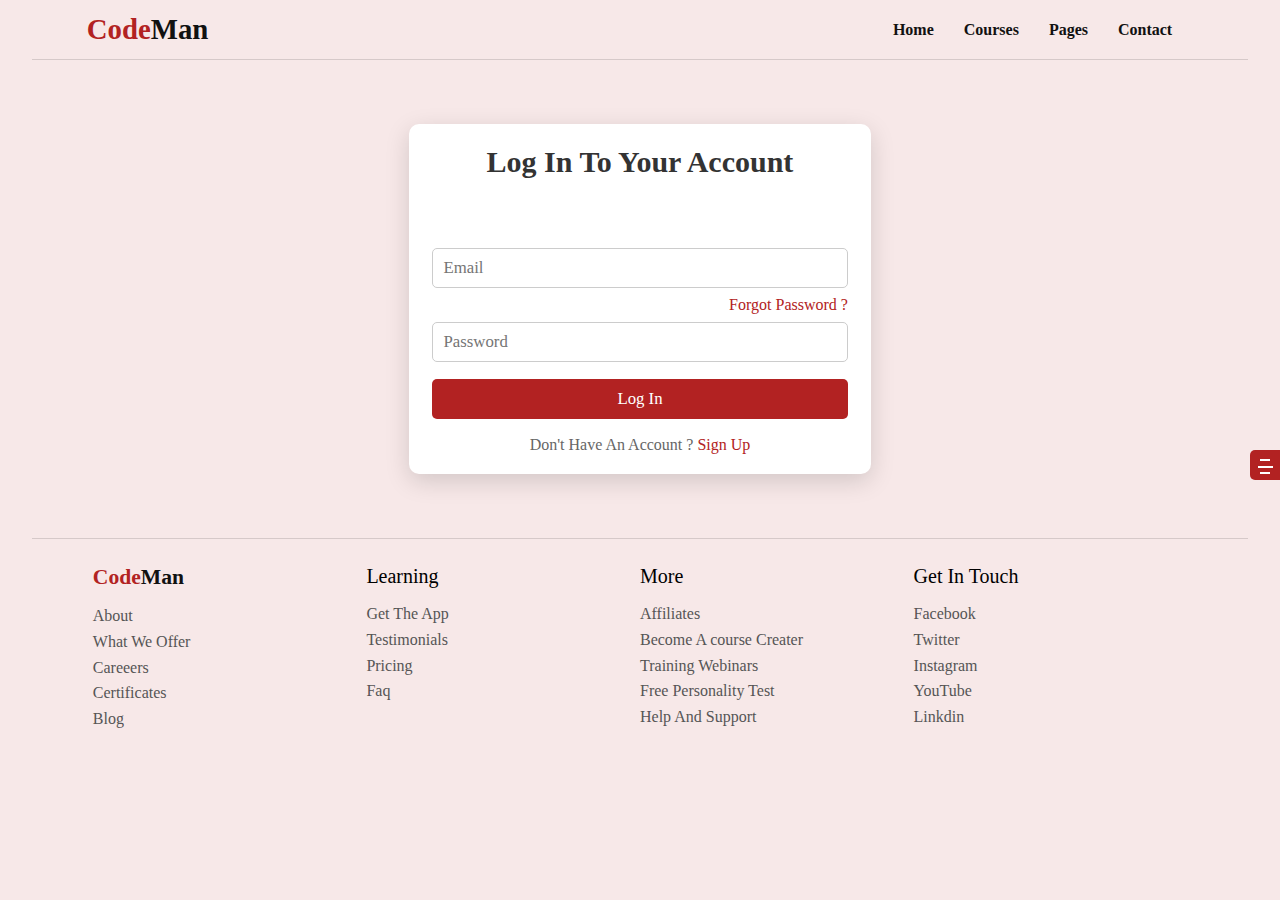
<file: login.html>
<!DOCTYPE html>
<html lang="en">
<head>
    <meta charset="UTF-8">
    <meta http-equiv="X-UA-Compatible" content="IE=edge">
    <meta name="viewport" content="width=device-width, initial-scale=1.0">
    <title>Infinity CodeMan</title>
    <link rel="stylesheet" href="style.css">
    <!-- color css files -->
    <link rel="stylesheet" href="./css/color-1.css" title="Pink   color-1 #d93459" class="altenate-style">
    <link rel="stylesheet" href="./css/color-2.css" title="Yellow color-2 #ec9412" class="altenate-style" disabled>
    <link rel="stylesheet" href="./css/color-3.css" title="Green  color-3 #1fc586" class="altenate-style" disabled>
    <link rel="stylesheet" href="./css/color-4.css" title="Blue   color-4 #2eb1ed" class="altenate-style" disabled>
    <link rel="stylesheet" href="./css/color-5.css" title="Red    color-5 #cc3a3b" class="altenate-style" disabled>
</head>
<body>

    <section class="customizer">
        <div class="themeCus">
            <div class="style_switcher_icon">
                <div></div><div></div><div></div>
            </div>
            <div class="style_switcher_menu">
                <div class="style_menu">
                    <div class="styleBx">
                        <h2>Theme Customizer</h2>
                    </div>
                    <div class="styleBx">
                        <h2>Theme Colors</h2>
                        <div class="colorbox">
                            <div class="color color-1" onclick="setActiveStyle('Pink   color-1 #d93459')"></div>
                            <div class="color color-2" onclick="setActiveStyle('Yellow color-2 #ec9412')"></div>
                            <div class="color color-3" onclick="setActiveStyle('Green  color-3 #1fc586')"></div>
                            <div class="color color-4" onclick="setActiveStyle('Blue   color-4 #2eb1ed')"></div>
                            <div class="color color-5" onclick="setActiveStyle('Red    color-5 #cc3a3b')"></div>
                        </div>
                    </div>
                    <div class="styleBx">
                        <div class="theme box">
                            <div class="toggle light" id="toggledark">
                                <div class="mode"></div>
                            </div>
                            <h3>Dark Mode</h3>
                        </div>
                    </div>
                    <div class="styleBx">
                        <div class="theme box">
                            <div class="toggle steel" id="togglesteel">
                                <div class="mode"></div>
                            </div>
                            <h3>Glass Mode</h3>
                        </div>
                    </div>
                </div>
            </div>
        </div>
    </section>

    <!-- effect -->
    <div class="CirclesEffect">
        <div class="CircleEffect"></div>
        <div class="CircleEffect"></div>
    </div>

    <div class="main">
        
        <!-- header section -->
        <header class="header">
            <div class="header_container">
                <div class="row">
                    <div class="logo">
                        <span class="code">Code</span>
                        <span class="man">Man</span>
                    </div>
                    <div class="menu">
                        <ul>
                            <li><a href="./index.html">Home</a></li>
                            <li><a>Courses</a>
                                <ul>
                                    <li><a href="./courses.html">Courses</a></li>
                                    <li><a href="./courseDetail.html">Course Detail</a></li>
                                </ul>
                            </li>
                            <li><a>Pages</a>
                                <ul>
                                    <li><a>Log In</a></li>
                                    <li><a href="./signup.html">Sign Up</a></li>
                                </ul>
                            </li>
                            <li><a href="./contact.html">Contact</a></li>
                        </ul>
                    </div>
                </div>
            </div>
        </header>
        
        <div class="container">
            
            <!-- log in section -->
            <section class="loginSec section" id="login">
                <div class="login shadow">
                    <div class="section_title">
                        <h2 data_heading="">Log In To Your Account</h2>
                    </div>
                    <div class="login_div">
                        <input type="email" placeholder="Email">
                        <p class="right"><a href="./signup.html"><span class="skin">Forgot Password ?</span></a></p>
                        <input type="password" placeholder="Password">
                        <input type="button" value="Log In">
                        <p class="middle">Don't Have An Account ?&nbsp;<a href="./signup.html"><span class="skin">Sign Up</span></a></p>
                    </div>
                </div>
            </section>

        </div>

        <!-- footer section -->
        <footer class="footer">
            <div class="footer_container">
                <div class="row box">
                    <div class="context">
                        <h1><span class="code">Code</span><span class="man">Man</span></h1>
                        <div class="context_text">
                            <p>About</p>
                            <p>What We Offer</p>
                            <p>Careeers</p>
                            <p>Certificates</p>
                            <p>Blog</p>
                        </div>
                    </div>
                    <div class="context">
                        <h1>Learning</h1>
                        <div class="context_text">
                            <p>Get The App</p>
                            <p>Testimonials</p>
                            <p>Pricing</p>
                            <p>Faq</p>
                        </div>
                    </div>
                    <div class="context">
                        <h1>More</h1>
                        <div class="context_text">
                            <p>Affiliates</p>
                            <p>Become A course Creater</p>
                            <p>Training Webinars</p>
                            <p>Free Personality Test</p>
                            <p>Help And Support</p>
                        </div>
                    </div>
                    <div class="context">
                        <h1>Get In Touch</h1>
                        <div class="context_text">
                            <p>Facebook</p>
                            <p>Twitter</p>
                            <p>Instagram</p>
                            <p>YouTube</p>
                            <p>Linkdin</p>
                        </div>
                    </div>
                </div>
            </div>
        </footer>
    </div>

    <script src="./theme.js"></script>
    
</body>
</html>
</file>
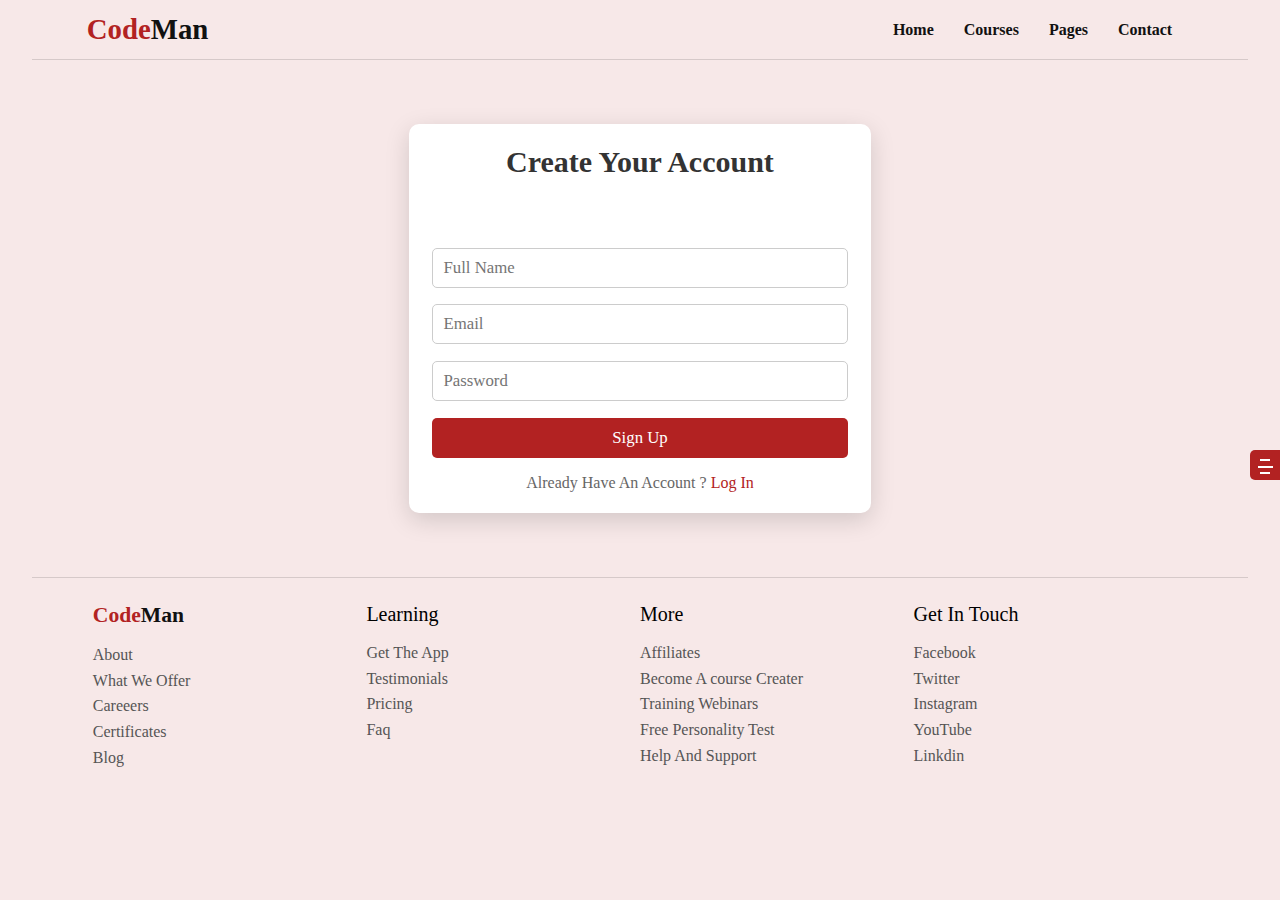
<file: signup.html>
<!DOCTYPE html>
<html lang="en">
<head>
    <meta charset="UTF-8">
    <meta http-equiv="X-UA-Compatible" content="IE=edge">
    <meta name="viewport" content="width=device-width, initial-scale=1.0">
    <title>Infinity CodeMan</title>
    <link rel="stylesheet" href="style.css">
    <!-- color css files -->
    <link rel="stylesheet" href="./css/color-1.css" title="Pink   color-1 #d93459" class="altenate-style">
    <link rel="stylesheet" href="./css/color-2.css" title="Yellow color-2 #ec9412" class="altenate-style" disabled>
    <link rel="stylesheet" href="./css/color-3.css" title="Green  color-3 #1fc586" class="altenate-style" disabled>
    <link rel="stylesheet" href="./css/color-4.css" title="Blue   color-4 #2eb1ed" class="altenate-style" disabled>
    <link rel="stylesheet" href="./css/color-5.css" title="Red    color-5 #cc3a3b" class="altenate-style" disabled>
</head>
<body>

    <section class="customizer">
        <div class="themeCus">
            <div class="style_switcher_icon">
                <div></div><div></div><div></div>
            </div>
            <div class="style_switcher_menu">
                <div class="style_menu">
                    <div class="styleBx">
                        <h2>Theme Customizer</h2>
                    </div>
                    <div class="styleBx">
                        <h2>Theme Colors</h2>
                        <div class="colorbox">
                            <div class="color color-1" onclick="setActiveStyle('Pink   color-1 #d93459')"></div>
                            <div class="color color-2" onclick="setActiveStyle('Yellow color-2 #ec9412')"></div>
                            <div class="color color-3" onclick="setActiveStyle('Green  color-3 #1fc586')"></div>
                            <div class="color color-4" onclick="setActiveStyle('Blue   color-4 #2eb1ed')"></div>
                            <div class="color color-5" onclick="setActiveStyle('Red    color-5 #cc3a3b')"></div>
                        </div>
                    </div>
                    <div class="styleBx">
                        <div class="theme box">
                            <div class="toggle light" id="toggledark">
                                <div class="mode"></div>
                            </div>
                            <h3>Dark Mode</h3>
                        </div>
                    </div>
                    <div class="styleBx">
                        <div class="theme box">
                            <div class="toggle steel" id="togglesteel">
                                <div class="mode"></div>
                            </div>
                            <h3>Glass Mode</h3>
                        </div>
                    </div>
                </div>
            </div>
        </div>
    </section>

    <!-- effect -->
    <div class="CirclesEffect">
        <div class="CircleEffect"></div>
        <div class="CircleEffect"></div>
    </div>

    <div class="main">
        
        <!-- header section -->
        <header class="header">
            <div class="header_container">
                <div class="row">
                    <div class="logo">
                        <span class="code">Code</span>
                        <span class="man">Man</span>
                    </div>
                    <div class="menu">
                        <ul>
                            <li><a href="./index.html">Home</a></li>
                            <li><a>Courses</a>
                                <ul>
                                    <li><a href="./courses.html">Courses</a></li>
                                    <li><a href="./courseDetail.html">Course Detail</a></li>
                                </ul>
                            </li>
                            <li><a>Pages</a>
                                <ul>
                                    <li><a href="./login.html">Log In</a></li>
                                    <li><a>Sign Up</a></li>
                                </ul>
                            </li>
                            <li><a href="./contact.html">Contact</a></li>
                        </ul>
                    </div>
                </div>
            </div>
        </header>
        
        <div class="container">
            
            <!-- sign up section -->
            <section class="signupSec section" id="signup">
                <div class="signup shadow">
                    <div class="section_title">
                        <h2 data_heading="">Create Your Account</h2>
                    </div>
                    <div class="signup_div">
                        <input type="text" placeholder="Full Name">
                        <input type="email" placeholder="Email">
                        <input type="password" placeholder="Password">
                        <input type="button" value="Sign Up">
                        <p class="middle">Already Have An Account ?&nbsp;<a href="./login.html"><span class="skin">Log In</span></a></p>
                    </div>
                </div>
            </section>

        </div>

        <!-- footer section -->
        <footer class="footer">
            <div class="footer_container">
                <div class="row box">
                    <div class="context">
                        <h1><span class="code">Code</span><span class="man">Man</span></h1>
                        <div class="context_text">
                            <p>About</p>
                            <p>What We Offer</p>
                            <p>Careeers</p>
                            <p>Certificates</p>
                            <p>Blog</p>
                        </div>
                    </div>
                    <div class="context">
                        <h1>Learning</h1>
                        <div class="context_text">
                            <p>Get The App</p>
                            <p>Testimonials</p>
                            <p>Pricing</p>
                            <p>Faq</p>
                        </div>
                    </div>
                    <div class="context">
                        <h1>More</h1>
                        <div class="context_text">
                            <p>Affiliates</p>
                            <p>Become A course Creater</p>
                            <p>Training Webinars</p>
                            <p>Free Personality Test</p>
                            <p>Help And Support</p>
                        </div>
                    </div>
                    <div class="context">
                        <h1>Get In Touch</h1>
                        <div class="context_text">
                            <p>Facebook</p>
                            <p>Twitter</p>
                            <p>Instagram</p>
                            <p>YouTube</p>
                            <p>Linkdin</p>
                        </div>
                    </div>
                </div>
            </div>
        </footer>
    </div>    

    <script src="./theme.js"></script>
    
</body>
</html>
</file>
<file: style.css>
*{
    margin: 0;
    padding: 0;
    box-sizing: border-box;
    font-family: Cambria, Cochin, Georgia, Times, 'Times New Roman', serif;
}
:root{
    --color-0: #000;
    --color-1: #111;
    --color-2: #222;
    --color-3: #333;
    --color-4: #444;
    --color-5: #555;
    --color-6: #666;
    --color-7: #777;
    --color-8: #888;
    --color-9: #999;
    --color-a: #aaa;
    --color-b: #bbb;
    --color-c: #ccc;
    --color-d: #ddd;
    --color-e: #eee;
    --color-f: #fff;
    --green-5: #9ae1c9;
    --red-5: #eaa4a3;
    --yellow-5: #ecbb9e;
    /* --blue-5: #81bbc2; */
    --blue-5: #96bddb;
    --gold: #daa520;
    --blur-05: blur(5px);
    /* --blur-10: blur(10px); */
    --blur-25: blur(25px);
    --tran-0: rgba(51, 51, 51, 0.3);
    --tran-f: rgba(255, 255, 255, 0.3);
    --lg-bd: 1px solid var(--color-d);
    --dg-bd: 1px solid var(--color-3)
}
.btn{
    width: fit-content;
    text-decoration: none;
    color: var(--color-f);
    background: var(--skin);
    padding: 10px;
    font-size: 16px;
    font-weight: 300;
    line-height: 1.5;
    text-transform: capitalize;
    cursor: pointer;
    border-radius: 5px;
    transition: all 0.3s ease;
    border: none;
    display: flex;
}
.box{
    display: flex;
}
.left{
    position: relative;
    left: 0;
    text-align: left !important;
}
.right{
    position: relative;
    right: 0;
    text-align: right !important;
}
.middle{
    width: 100%;
    justify-content: center;
    align-items: center;
}
.img{
    width: 100%;
    height: 100%;
    object-fit: cover;
}
.title{
    font-size: 20px;
    line-height: 10px;
    font-weight: 500;
    padding: 2% 0;
    color: var(--color-0) !important;
}
ul{
    list-style: none;
    margin: 0;
    padding: 0;
}
a{
    text-decoration: none;
    color: #000;
}
.shadow{
    box-shadow: 0 7px 25px rgba(0, 0, 0, 0.15);
}
@keyframes rotate1{
    0%{
        transform: translateX(-50%) translateY(-137.5%) rotate(0);
    }
    100%{
        transform: translateX(-50%) translateY(-137.5%) rotate(360deg);
    }
}
@keyframes rotate2{
    0%{
        transform: translateX(-50%) translateY(-124%) rotate(0);
    }
    100%{
        transform: translateX(-50%) translateY(-124%) rotate(-360deg);
    }
}
.CirclesEffect{
    position: absolute;
    top: 0;
    left: 0;
    width: 100%;
    height: 100vh;
}
.CircleEffect{
    position: fixed;
    display: none;
    z-index: -99;
}
.CircleEffect:nth-child(1){
    width: 100px;
    height: 100px;
    border-radius: 50%;
    top: 90px;
    left: 5px;
}
.CircleEffect:nth-child(2){
    width: 120px;
    height: 120px;
    border-radius: 50%;
    bottom: 90px;
    right: 0px;
}

body{
    position: relative;
    width: 100%;
    height: 100%;
    background: var(--skin-bg);
    display: flex;
    align-items: center;
    justify-content: center;
    transition: all 0.3s linear;
    overflow-x: hidden;
}
.skin{
    color: var(--skin) !important;
    text-transform: capitalize;
}
.main{
    width: 100%;
    height: 100%;
    margin: 0 2.5%;
    border-radius: 25px;
}
.container{
    width: 100%;
    height: 100%;
    padding: 0.5% 2.5%;
}
.dis_none{
    display: none !important;
}
.dis_course{
    display: block;
}
.section{
    width: 100%;
    height: 100%;
    margin: 5% 0;
}
.section_title{
    padding: 0px 15px;
    flex: 0 0 100%;
    max-width: 100%;
    text-align: center;
    margin-bottom: 60px;
}
.section_title h2{
    display: inline-block;
    font-size: 30px;
    font-weight: 700;
    color: var(--color-3);
    text-transform: capitalize;
    margin: 5% 0 0;
}
.section_title h2::before{
    content: attr(data_heading);
    display: block;
    font-size: 20px;
    font-weight: 600;
    color: var(--skin);
}
.section_container{
    width: 100%;
    font-size: 1.05em;
}
.section_container span{
    color: var(--color-4);
}
.section_container a{
    color: var(--color-3);
}

/* __________ header css __________ */

header{
    /* position: relative; */
    width: 100%;
    height: 60px;
    border-bottom: 1px solid #0002;
}
.header_container{
    width: 100%;
    height: 100%;
    padding: 5px 5%;
    display: flex;
}
.row{
    position: relative;
    top: 0;
    left: 0;
    width: 100%;
    height: 100%;
}
.logo{
    position: absolute;
    left: 0;
    width: 10%;
    height: 100%;
    display: flex;
    align-items: center;
    justify-content: center;
}
.code{
    font-size: 1.8em;
    font-weight: 900;
    color: var(--skin);
}
.man{
    font-size: 1.8em;
    font-weight: 900;
    color: var(--color-1);
}
.menu{
    width: auto;
    height: 100%;
    position: absolute;
    right: 0;
}
.menu > ul{
    display: flex;
    flex-wrap: nowrap;
}
.menu ul{
    list-style: none;
    position: relative;
    margin: 0;
    padding: 0;
    float: left;
}
.menu ul a{
    color: var(--color-1);
    text-decoration: none;
    font-size: 1em;
    font-weight: bolder;
    line-height: 50px;
    padding: 0 15px;
    display: block;
}
.menu ul li{
    float: left;
    position: relative;
    margin: 0;
    padding: 0;
}
.menu ul li:hover > a{
    color: var(--skin);
}
.menu ul ul{
    position: absolute;
    background: var(--color-e);
    left: 0;
    display: none;
    z-index: 2;
}
.menu ul ul li{
    float: none;
    width: 200px;
}
.menu ul li:hover > ul{
    display: block;
}

/* __________ customizer css __________ */

section.customizer{
    position: absolute;
    right: 0;
    top: 0;
    width: 250px;
    height: 100%;
}
section.customizer .themeCus{
    position: sticky;
    top: 0;
    width: 100%;
    height: 100vh;
    background: var(--color-f);
    backdrop-filter: blur(05px);
    transform: translateX(250px);
    z-index: 99;
    transition: transform 0.3s linear;
}
section.customizer.open .themeCus{
    transform: translateX(0px);
    transition: transform 0.3s linear;
}
.themeCus .style_switcher_icon{
    width: 30px;
    height: 30px;
    position: absolute;
    top: 50%;
    left: -30px;
    border-radius: 5px;
    border-top-right-radius: 0;
    border-bottom-right-radius: 0;
    background: var(--skin);
    line-height: 30px;
    transition: all 0.3s linear;
}
.themeCus .style_switcher_icon div{
    width: 50%;
    border: 1px solid var(--color-f);
    position: relative;
    top: 45%;
    left: 25%;
    transition: all 0.3s linear;
    z-index: 10;
}
.themeCus .style_switcher_icon div:nth-child(1),
.themeCus .style_switcher_icon div:nth-child(3){
    width: 35%;
    left: 32.5%;
}
.themeCus .style_switcher_icon div:nth-child(1){
    top: 30%;
}
.themeCus .style_switcher_icon div:nth-child(3){
    top: 60%;
}
.themeCus .style_switcher_icon:hover div:nth-child(1),
.themeCus .style_switcher_icon:hover div:nth-child(3){
    width: 50%;
    left: 25%;
    top: 30%;
    transition: all 0.3s linear;
}
.themeCus .style_switcher_icon:hover div:nth-child(3){
    top: 60%;
}
section.customizer.open .style_switcher_icon div:nth-child(2){
    opacity: 0;
}
section.customizer.open .style_switcher_icon div:nth-child(1),
section.customizer.open .style_switcher_icon div:nth-child(3){
    width: 50%;
    left: 25%;
    top: 50%;
    transform: rotate(45deg);
}
section.customizer.open .style_switcher_icon div:nth-child(3){
    top: 50%;
    transform: rotate(-45deg) translateY(-3px) translateX(3px);
}
.themeCus .style_switcher_menu{
    position: fixed;
    width: 250px;
    height: 100%;
    z-index: -1;
    text-align: center;
    overflow: hidden;
}
.styleBx{
    padding: 5%;
    border-bottom: 1px solid var(--color-8);
}
.style_menu{
    position: absolute;
    width: 100%;
    padding: 20px 10px;
    transition: all 0.3s linear;
}
.styleBx:nth-child(1) h2{
    padding: 10px 0;
    color: var(--color-1);
}
.styleBx:nth-child(2) h2{
    display: block;
    font-size: 1.25em;
    font-weight: bold;
    color: var(--color-2);
}
.themeCus .style_switcher_menu .colorbox{
    width: 100%;
    display: flex;
    justify-content: center;
    padding: 5% 0;
}
.themeCus .style_switcher_menu .colorbox .color{
    width: 30px;
    height: 30px;
    margin: 1.5px;
    border-radius: 50%;
    display: flex;
    transition: all 0.3s linear;
}
.themeCus .style_switcher_menu .colorbox .color:hover{
    border-radius: 10px;
    transition: all 0.3s linear;
}
.color-1{background: #b22222;}
.color-2{background: #ffa500;}
.color-3{background: #2e8b57;}
.color-4{background: #4682b4;}
.color-5{background: radial-gradient( #b22222, #ffa500, #2e8b57, #4682b4);}

.toggle{
    width: 50px;
    height: 25px;
    background: var(--skin);
    position: relative;
    left: 20px;
    transform: translateY(25%);
    border-radius: 25px;
    padding: 2px;
}
h3{
    position: relative;
    width: 150px;
    line-height: 35px;
    color: var(--color-2);
}
.toggle.dark .mode,
.toggle.glass .mode{
    width: 50%;
    height: 100%;
    background: var(--color-0);
    border-radius: 50%;
    transform: translateX(100%);
    transition: 0.5s all;
}
.toggle.glass .mode{
    background: #fff5;
    backdrop-filter: blur(100px);
}
.toggle.light .mode,
.toggle.steel .mode{
    width: 50%;
    height: 100%;
    background: var(--color-f);
    border-radius: 50%;
    transform: translateX(0%);
    transition: 0.5s all;
}

/* __________ homeSec css __________ */

.homeSec{
    width: 100%;
    position: relative;
    top: 0;
    left: 0;
}
.homeSec > .box:nth-child(1){
    height: 80vh;
}
.home_text{
    max-width: 50%;
    flex: 0 0 50%;
    height: 90%;
    position: relative;
    padding: 20px;
    display: flex;
    flex-direction: column;
    align-items: left;
    justify-content: center;
}
.home_text p{
    color: var(--skin);
    font-size: 1.2em;
    font-weight: lighter;
    margin-bottom: 10px;
}
.home_text h1{
    color: var(--color-0);
    font-size: 2.5em;
    margin-bottom: 15px;
}
.home_text h4{
    color: var(--color-5);
    margin-bottom: 40px;
}
.home_img{
    flex: 0 0 50%;
    max-width: 50%;
    height: 90%;
}
.home_img .img_box{
    height: 100%;
    display: flex;
    align-items: center;
    justify-content: center;
}
.home_img .img_box img{
    width: 100%;
    border-radius: 10px;
}

/* __________ Count css __________ */

.count{
    width: 100%;
    height: 12vh;
    background: var(--color-f);
    border-radius: 10px;
}
.counting{
    width: 25%;
    height: 100%;
    display: flex;
    flex-direction: column;
    align-items: center;
    justify-content: center;
}
.counting .count_number{
    font-size: 2.1em;
    font-family: 'Segoe UI', Tahoma, Geneva, Verdana, sans-serif;
    font-weight: 700;
}
.counting:nth-child(1) .count_number{
    color: var(--blue-5);
}
.counting:nth-child(2) .count_number{
    color: var(--green-5);
}
.counting:nth-child(3) .count_number{
    color: var(--red-5);
}
.counting:nth-child(4) .count_number{
    color: var(--yellow-5);
}
.counting .count_title{
    font-size: 1.2em;
    color: var(--color-5);
}

/* __________ courses css __________ */

.course_div{
    width: 100%;
    height: 100%;
    margin-bottom: 2%;
}
.course_deBx{
    width: 25%;
    margin: 1%;
    position: relative;
}
.course_img{
    position: relative;
    top: 0;
    width: 100%;
    height: 180px;
}
.course_img img{
    border-radius: 5px;
}
.course_name{
    width: 100%;
    font-size: 20px;
    text-transform: capitalize;
    color: var(--color-1);
    line-height: 30px;
}
.course_name p{
    white-space: nowrap;
    overflow: hidden;
    text-overflow: ellipsis;
}
.course_provider .provider_img{
    width: 25px;
    height: 25px;
}
.course_provider .provider_img img{
    border-radius: 50%;
}
.course_provider .provider_name{
    padding: 0 10px;
    color: var(--color-3);
}
.course_review{
    width: 100%;
}
.stars{
    width: 40%;
    color: var(--gold);
}
.stars .star_icon{
    font-size: 1.5em;
    line-height: 15px;
}
.students{
    width: 30%;
    color: var(--color-2);
    text-align: center;
}
.fees{
    width: 30%;
    font-weight: 900;
    color: var(--skin);
    text-align: right;
}
.rating{
    color: var(--color-5);
}

/* __________ feedback css __________ */

.testi_box{
    width: 100%;
    max-width: 600px;
    margin: auto;
    padding: 0 15px;
}
.testi_slider{
    position: relative;
    border-radius: 5px;
    overflow: hidden;
}
.testi_slider_container{
    display: flex;
    transition: margin 1s ease;
    align-items: center;
}
.testi_slider_container::before{
    content: '';
    position: absolute;
    top: 0;
    left: 0;
    margin: 50%;
    transform: translateX(-50%) translateY(-137.5%);
    width: 160px;
    height: 160px;
    border-radius: 50%;
    border: 1px solid var(--skin);
    border-left-color: #0000;
    animation: rotate1 1.6s linear infinite;
}
.testi_slider_container::after{
    content: '';
    position: absolute;
    top: 0;
    left: 0;
    margin: 50%;
    transform: translateX(-50%) translateY(-124%);
    width: 190px;
    height: 190px;
    border-radius: 50%;
    border: 1px solid var(--skin);
    border-right-color: #0000;
    animation: rotate2 1.6s linear infinite;
}
.testi_item{
    padding: 30px;
    position: relative;
    text-align: center;
}
.testi_item p{
    font-size: 16px;
    line-height: 26px;
    color: var(--color-6);
    margin: 0 0 30px;
}
.testi_item img{
    position: relative;
    width: 125px;
    height: 125px;
    transform: scale(0.5);
    margin: 10%;
    border-radius: 50%;
    transition: all 0.3s linear;
}
.testi_item.active img{
    transform: scale(1);
    transition: all 0.3s linear;
}
.testi_item span{
    display: block;
    margin: 10px 0 0;
    font-weight: 600;
    font-size: 16px;
    color: var(--color-5);
    text-transform: capitalize;
}
.testi_slider_nav{
    margin-top: 30px;
    text-align: center;
    user-select: none;
}
.testi_slider_nav span{
    height: 40px;
    width: 40px;
    background: var(--skin);
    color: var(--color-f);
    display: inline-block;
    font-size: 20px;
    font-weight: 600;
    cursor: pointer;
    border-radius: 50%;
    margin: 0 4px;
    line-height: 35px;
}

/* __________ instructor css __________ */

.instructor{
    width: 80%;
    background: var(--color-f);
    padding: 2%;
    margin: 10% 0 0;
    border-radius: 25px;
}
.instru_img{
    max-width: 50%;
    flex: 0 0 50%;
}
.instru_img img{
    background: var(--color-6);
    width: 80%;
    margin: 0 10%;
    border-radius: 50%;
}
.instru_text{
    max-width: 50%;
    flex: 0 0 50%;
    display: flex;
    flex-direction: column;
    justify-content: center;
}
.instru_text h3{
    font-size: 1.5em;
    color: var(--skin);
    margin: 2.5% 0;
}
.instru_text h1{
    font-size: 2.5em;
    color: var(--color-5);
    margin: 0 0 5%;
}
.instru_text a{
    margin: 2.5% 0 0;
}

/* __________ footer css __________ */

footer{
    width: 100%;
    height: 100%;
    border-top: 1px solid #0002;
}
.footer_container{
    width: 100%;
    height: 100%;
    padding: 5px 5%;
}
footer .context{
    flex: 0 0 25%;
    width: 25%;
}
.context:nth-child(1) h1{
    font-size: 12px;
}
.context h1{
    font-size: 20px;
    margin: 7.5% 0;
    font-weight: 100;
    color: var(--color-0);
}
.context p{
    margin: 5% 0;
    line-height: 12px;
    color: var(--color-5);
}


/* _________________________
_____ Courses Page css _____
_________________________ */

.list_names{
    width: 100%;
    align-items: center;
    justify-content: center;
    flex-wrap: wrap;
    margin-bottom: 20px;
}
.list_names .list{
    list-style: none;
    border: 1px solid var(--color-2);
    color: var(--color-0);
    padding: 0.5% 0.8%;
    margin: 5px;
    letter-spacing: 1px;
    cursor: pointer;
    user-select: none;
    border-radius: 5px;
}
.list_names .list.active{
    border: 1px solid var(--skin) !important;
    background: var(--skin) !important;
    color: var(--color-f) !important;
}
.course_product{
    display: flex;
    align-items: center;
    justify-content: center;
    flex-wrap: wrap;
}
.course_product .itemBox{
    width: 22%;
}
.course_product .itemBox.hide{
    display: none;
}
.course_product .itemBox.active{
    display: block;
}
.courses_btn .btn{
    margin: 0 1%;
}


/* _________________________
_____ CourseDetail css _____
_________________________ */

.courseDetailSec{
    position: relative;
    top: 0;
    left: 0;
}
.courseDetailSec > div > div{
    background: var(--color-f);
    box-shadow: 0 7px 25px rgba(0, 0, 0, 0.15);
}
/* ----- --- Left --- ----- */
.courseDeLeft{
    width: 63.5%;
    flex: 0 0 63.5%;
    margin-right: 1.5%;
}
.courseDeLeft > div{
    padding: 1% 2% 4%;
    margin: 2.5% 0;
    border-radius: 5px;
}
.courseDeLeft > div:nth-child(1){
    margin: 0 0 2.5%;
}
.courseName{
    height: fit-content;
    padding: 0 2% 2% !important;
}
.courseName .course_title h2{
    position: relative;
    left: 0;
    font-size: 20px;
    padding: 15px 0;
    color: var(--color-0);
}
.courseName .course_detail{
    color: var(--color-5);
}
.courseContent{width: 100%;}
.accordion{
    position: relative;
    width: 95%;
    border: 1px solid var(--color-9);
    border-radius: 10px;
    margin: 0 2.5%;
}
.tab{
    position: relative;
    width: 100%;
    height: 100%;
    border-bottom: 1px solid var(--color-9);
}
.tab:last-child{
    border: none;
}
.tab .label{
    width: 100%;
    position: relative;
    padding: 2% 2.5%;
    line-height: 18px;
    font-size: 1.045em;
}
.tab.active .label{
    border-bottom: 1px solid var(--color-9);
}
.label .name{
    position: relative;
    width: 100%;
    font-size: 1.2em;
    padding: 2%;
    color: var(--color-2);
}
.label .ltime{
    padding: 0 2%;
    position: absolute;
    right: 0;
    color: var(--color-2);
}
.content{
    position: relative;
    width: 100%;
    height: 0;
    transform: translateY(10px);
    opacity: 0;
    transition: all 0s ease-in-out;
}
.tab.active .content{
    height: 100%;
    opacity: 1;
    transform: translateY(0px);
    transition: all 0.5s ease-in-out;
}
.mark{
    width: 100%;
    position: relative;
    padding: 0.75% 2%;
    color: var(--color-4);
}
.mark .time{
    padding: 0 2%;
    position: absolute;
    right: 0;
}
.courseOverview{width: 100%;}
.courseOverview span{
    font-weight: 100;
    color: var(--color-1);
    line-height: 30px;
}
.courseOverview p{
    font-weight: 100;
    color: var(--color-7);
}
.courseInstructor .instructor{
    width: 100%;
    height: fit-content;
    margin: 0;
    background: transparent !important;
    backdrop-filter: none !important;
    border: none !important;
}
.instructor .instructor_img{
    width: 20%;
}
.instructor img{
    border-radius: 25px;
}
.instructorInfo{
    padding: 0 5%;
    display: flex;
    flex-direction: column;
    justify-content: start;
}
.instructorInfo p.title span{
    color: var(--color-3);
}
.instructorInfo p{
    line-height: 25px;
    color: var(--color-5);
}
.instructorText p{
    color: var(--color-7);
}
.studentRating{
    width: 100%;
}
.ratingStar{
    position: relative;
    width: 35%;
    flex: 0 0 35%;
    height: 140px;
    flex-direction: column;
}
.ratingStar h1{
    color: var(--color-0);
    font-size: 2.5em;
}
svg{
    width: 50px;
}
.ratingLine{
    width: 65%;
    flex: 0 0 65%;
}
.starRate{
    width: 100%;
    flex: 0 0 100%;
}
.starRate > p{
    font-size: 16px;
    color: var(--gold);
    text-transform: capitalize;
    margin: 0 0 10px;
}
.Starline{
    width: 80%;
    height: 20px;
    border-radius: 10px;
    position: relative;
    transform: translateX(10px);
    background: var(--skin-bg);
}
.StarBar{
    background: var(--skin);
    height: 6px;
    left: 7px;
    top: 7px;
    position: absolute;
    border-radius: 10px;
}
.ratePR{
    position: absolute;
    right: -12%;
    color: var(--color-3);
}
/* ----- --- Right --- ----- */
.courseDeRight{
    width: 33.5%;
    flex: 0 0 33.5%;
    margin-left: 1.5%;
}
.courseDeRight > div{
    border-radius: 5px;
}
.coursePreView{
    position: relative;
    padding: 5%;
}
.coursePreView .courseVideo{
    padding: 2.5%;
}
.coursePreView img{
    border-radius: 10px;
}
.coursePreView .courseVideo::before{
    content: '';
    position: absolute;
    top: 30%;
    left: 50%;
    transform: translateX(-50%) translateY(-50%);
    width: 50px;
    height: 50px;
    border-radius: 50%;
    background: url(./Play.svg);
    display: flex;
    text-align: center;
    justify-content: center;
    align-items: center;
}
.courseInclude{
    width: 100%;
}
.courseInclude h1{
    padding: 0 2%;
    color: var(--color-1);
}
.courseInclude p{
    width: 20%;
}
.courseInclude s{
    line-height: 30px;
    padding: 0 2%;
    color: var(--color-4);
}
.courseInclude span{
    line-height: 30px;
    padding: 0 2%;
}
.includes h2{
    font-weight: 500;
    color: var(--color-2);
    padding: 5px;
}
.includes ul{
    list-style-type: disc;
    list-style-position: inside;
    padding: 5px;
}
.includes li{
    color: var(--color-4);
    padding: 2.5px;
}
.includes li::marker,
.mark::marker{
    color: var(--skin);
}


/* _________________________
_____ Log In Page css _____
_________________________ */

.login,
.signup{
    width: 40%;
    height: fit-content;
    margin: auto;
    background: var(--color-f);
    border-radius: 10px;
}
.login_div,
.signup_div,
.message_div{
    width: 100%;
    height: 100%;
    position: relative;
    padding: 0 5%;
}
.login_div input,
.signup_div input,
.message_div input,
.message_div textarea{
    width: 100%;
    height: 40px;
    margin: 2% 0;
    background: transparent;
    outline: none;
    border: 1px solid var(--color-c);
    border-radius: 5px;
    padding: 0 2.5%;
    font-size: 1.05em;
    color: var(--color-4);
}
.login_div input:placeholder-shown,
.signup_div input:placeholder-shown,
.message_div input:placeholder-shown,
.message_div textarea:placeholder-shown{
    font-size: 1.05em;
}
.login_div input:focus,
.signup_div input:focus,
.message_div input:focus,
.message_div textarea:focus{
    border-color: var(--skin);
}
.login_div input[type="button"],
.signup_div input[type="button"],
.message_div input[type="button"]{
    background: var(--skin);
    color: var(--color-f);
    border: none;
    outline: none;
}
.login_div .middle,
.signup_div .middle,
.message_div .middle{
    display: flex;
    padding: 2% 0 5% 0;
    color: var(--color-6);
}


/* _________________________
_____ Message Page css _____
_________________________ */

.address,
.message{
    width: 100%;
    flex: 0 0 50%;
    flex-wrap: wrap;
}
.message{
    background: var(--color-f);
    border-radius: 10px;
}
.message_div .sms:placeholder-shown{
    line-height: 30px;
}
.message_div textarea{
    height: 100px;
    resize: none;
}
ul.info{
    position: relative;
    margin: 20px 0;
}
ul.info li{
    position: relative;
    list-style: none;
    display: flex;
    margin: 20px 0;
    cursor: pointer;
    align-items: flex-start;
}
ul.info li > span{
    font-size: 30px;
    width: 10%;
    height: 50px;
    overflow: hidden;
    filter: invert(1);
}
ul.info li .box{
    flex-direction: column;
}
ul.info li .box h2{
    color: var(--color-3);
    font-size: 1.1em;
    margin-left: 10px;
}
ul.info li .box span{
    color: var(--color-4);
    margin-left: 10px;
    font-weight: 300;
}


/* ------------------------------------------------- */
/* ---------- ---------- Theme ---------- ---------- */
/* ------------------------------------------------- */

/* __________ __________ Light __________ __________ */
/* all is makes in Light color to no do in htis! */


/* __________ __________ Dark __________ __________ */
body.dark{
    background: var(--color-2);
}
body.dark .btn{
    color: var(--color-0);
}
body.dark .title{
    color: var(--color-f) !important;
}
body.dark .shadow{
    box-shadow: 0 7px 25px rgba(255, 255, 255, 0.1);
}
body.dark .section_title h2{
    color: var(--color-c);
}
body.dark .section_container span{
    color: var(--color-b);
}
body.dark .section_container a{
    color: var(--color-c);
}
body.dark header{
    border-bottom-color: #fff2;
}
body.dark .man{
    color: var(--color-e);
}
body.dark .menu ul a{
    color: var(--color-e);
}
body.dark .menu ul li:hover > a{
    color: var(--skin);
}
body.dark .menu ul ul{
    background: var(--color-1);
}
body.dark section.customizer .themeCus{
    background: var(--color-3);
}
body.dark .themeCus .style_switcher_icon div{
    border-color: var(--color-0);
}
body.dark .styleBx{
    border-bottom-color: var(--color-7);
}
body.dark .styleBx:nth-child(1) h2{
    color: var(--color-e);
}
body.dark .styleBx:nth-child(2) h2{
    color: var(--color-d);
}
body.dark .themeCus h3{
    color: var(--color-d);
}
body.dark .toggle.glass .mode{
    background: #0005;
}
body.dark .toggle.steel .mode{
    background: var(--color-0);
}
body.dark .home_text h1{
    color: var(--color-f);
}
body.dark .home_text h4{
    color: var(--color-a);
}
.dark .count{
    background: var(--color-3);
}
.dark .counting .count_title{
    color: var(--color-a);
}
.dark .course_name{
    color: var(--color-e);
}
.dark .course_provider .provider_name{
    color: var(--color-c);
}
.dark .students{
    color: var(--color-d);
}
.dark .rating{
    color: var(--color-a);
}
.dark .testi_item p{
    color: var(--color-9);
}
.dark .testi_item span{
    color: var(--color-a);
}
.dark .testi_slider_nav span{
    color: var(--color-0);
}
.dark .instructor{
    background: var(--color-3);
}
.dark .instru_img img{
    background: var(--color-9);
}
.dark .instru_text h1{
    color: var(--color-a);
}
.dark footer{
    border-top-color: #fff2;
}
.dark .context h1{
    color: var(--color-f);
}
.dark .context p{
    color: var(--color-a);
}
.dark .list_names .list{
    border-color: var(--color-d);
    color: var(--color-f);
}
.dark .list_names .list.active{
    border-color: var(--skin) !important;
    background: var(--skin) !important;
    color: var(--color-0) !important;
}
.dark .courseDetailSec > div > div{
    background: var(--color-1);
    box-shadow: 0 7px 25px rgba(255, 255, 255, 0.05);
}
.dark .courseName .course_title h2{
    color: var(--color-f);
}
.dark .courseName .course_detail{
    color: var(--color-a);
}
.dark .accordion{
    border-color: var(--color-6);
}
.dark .tab,
.dark .tab.active .label{
    border-bottom-color: var(--color-6);
}
.dark .label .name,
.dark .label .ltime{
    color: var(--color-d);
}
.dark .mark{
    color: var(--color-b);
}
.dark .courseOverview span{
    color: var(--color-e);
}
.dark .courseOverview p{
    color: var(--color-8);
}
.dark .instructorInfo p.title span{
    color: var(--color-c);
}
.dark .instructorInfo p{
    color: var(--color-a);
}
.dark .instructorText p{
    color: var(--color-8);
}
.dark .ratingStar h1{
    color: var(--color-f);
}
.dark .ratePR{
    color: var(--color-c);
}
.dark .courseInclude h1{
    color: var(--color-e);
}
.dark .courseInclude s{
    color: var(--color-b);
}
.dark .includes h2{
    color: var(--color-d);
}
.dark .includes li{
    color: var(--color-b);
}
.dark .login,
.dark .signup,
.dark .message{
    background: var(--color-3);
}
.dark .login_div input,
.dark .signup_div input,
.dark .message_div input,
.dark .message_div textarea{
    border-color: var(--color-4);
    color: var(--color-b);
}
.dark .login_div input[type="button"],
.dark .signup_div input[type="button"],
.dark .message_div input[type="button"]{
    color: var(--color-2);
}
.dark .login_div .middle,
.dark .signup_div .middle,
.dark .message_div .middle{
    color: var(--color-9);
}
.dark ul.info li .box h2{
    color: var(--color-c);
}
.dark ul.info li .box span{
    color: var(--color-b);
}


/* ------------------------------------------------- */
/* ---------- ---------- Styles ---------- ---------- */
/* ------------------------------------------------- */

/* __________ __________ Steel __________ __________ */
/* all is makes in steel style to no do in htis! */


/* __________ __________ Glass __________ __________ */
body.glass .shadow{
    box-shadow: none;
}
body.glass .CircleEffect{
    display: block;
}
body.glass .CircleEffect:nth-child(1){
    background: linear-gradient(100deg, var(--skin), var(--skin), var(--color-f));
}
body.glass .CircleEffect{
    background: linear-gradient(-100deg, var(--skin-2), var(--skin-2), var(--color-f));
}
body.glass .menu ul ul{
    background: var(--tran-f);
    backdrop-filter: var(--blur-25);
}
body.glass .menu ul ul li{
    height: 45px;
}
body.glass .main{
    border: var(--lg-bd);
    margin: 2.5%;
    backdrop-filter: var(--blur-05);
}
body.glass section.customizer .themeCus{
    border-left: var(--lg-bd);
    background: var(--tran-f);
}
body.glass .toggle.dark .mode{
    background: #0005;
}
body.glass .toggle.light .mode{
    background: #fff5;
}
body.glass .count{
    background: var(--tran-f);
    border: var(--lg-bd);
    backdrop-filter: var(--blur-25);
}
body.glass .instructor{
    background: var(--tran-f);
    backdrop-filter: var(--blur-25);
    border: var(--lg-bd);
}
body.glass .instru_img img{
    background: var(--tran-0);
    backdrop-filter: var(--blur-25);
}
body.glass .list_names .list{
    border: 1px solid var(--color-b);
    color: var(--color-2);
    background: var(--tran-f);
    backdrop-filter: var(--blur-25);
}
body.glass .courseDetailSec > div > div{
    background: var(--tran-f);
    backdrop-filter: var(--blur-25);
    box-shadow: none;
    border: var(--lg-bd);
}
body.glass .accordion{
    border: 1px solid var(--color-b);
}
body.glass .tab,
body.glass .tab.active .label{
    border-bottom-color: var(--color-b);
}
body.glass .login,
body.glass .signup,
body.glass .message{
    background: var(--tran-f);
    backdrop-filter: var(--blur-25);
    border: var(--lg-bd);
}


/* -------------------------------------------------------- */
/* ---------- ---------- Theme Styles ---------- ---------- */
/* -------------------------------------------------------- */

/* __________ __________ Light Glass __________ __________ */
/* __________ __________ Light Steel __________ __________ */
/* all is makes in Light Steel & Light Glass to no do in htis! */


/* __________ __________ Dark Steel __________ __________ */
/* all is makes in Dark Steel to no do in htis! */
/* __________ __________ Dark Glass __________ __________ */

body.dark.glass .menu ul ul{
    background: var(--tran-0);
}
body.dark.glass .main{
    border: var(--dg-bd);
}
body.dark.glass section.customizer .themeCus{
    border-left: var(--dg-bd);
    background: var(--tran-0);
}
body.dark.glass .toggle.dark .mode{
    background: #fff5;
}
body.dark.glass .toggle.light .mode{
    background: #0005;
}
body.dark.glass .count{
    background: var(--tran-0);
    border: var(--dg-bd);
}
body.dark.glass .instructor{
    background: var(--tran-0);
    border: var(--dg-bd);
}
body.dark.glass .instru_img img{
    background: var(--tran-f);
}
body.dark.glass .list_names .list{
    border: 1px solid var(--color-4);
    color: var(--color-d);
    background: var(--tran-0);
}
body.dark.glass .courseDetailSec > div > div{
    background: var(--tran-0);
    border: var(--dg-bd);
}
body.dark.glass .accordion{
    border: 1px solid var(--color-4);
}
body.dark.glass .tab,
body.dark.glass .tab.active .label{
    border-bottom-color: var(--color-4);
}
body.dark.glass .login,
body.dark.glass .signup,
body.dark.glass .message{
    background: var(--tran-0);
    border: var(--dg-bd);
}
</file>
<file: css/color-1.css>
:root{
    --skin: #b22222 !important;
    --skin-2: #ffa500 !important;
    --skin-bg: #b222221a !important;
}
.color-1{
    border-radius: 10px !important;
    /* color: #a52a2a; */
}
</file>
<file: css/color-2.css>
:root{
    --skin: #ffa500 !important;
    --skin-2: #2e8b57 !important;
    --skin-bg: #ffa5001a !important;
}
.color-2{
    border-radius: 10px !important;
}
</file>
<file: css/color-3.css>
:root{
    --skin: #2e8b57 !important;
    --skin-2: #4682b4 !important;
    --skin-bg: #2e8b571a !important;
}
.color-3{
    border-radius: 10px !important;
}
</file>
<file: css/color-4.css>
:root{
    --skin: #4682b4 !important;
    --skin-2: #b22222 !important;
    --skin-bg: #4682b41a !important;
}
.color-4{
    border-radius: 10px !important;
}
</file>
<file: css/color-5.css>
:root{
    animation: anime 20s linear infinite;
}
.color-5{
    border-radius: 10px !important;
}
@keyframes anime {
    0%, 100%{
        --skin: #b22222;
        --skin-2: #ffa500;
        --skin-bg: #b222221a;
    }
    25%{
        --skin: #ffa500;
        --skin-2: #2e8b57;
        --skin-bg: #ffa5001a;
    }
    50%{
        --skin: #2e8b57;
        --skin-2: #4682b4;
        --skin-bg: #2e8b571a;
    }
    75%{
        --skin: #4682b4;
        --skin-2: #b22222;
        --skin-bg: #4682b41a;
    }
}
</file>
